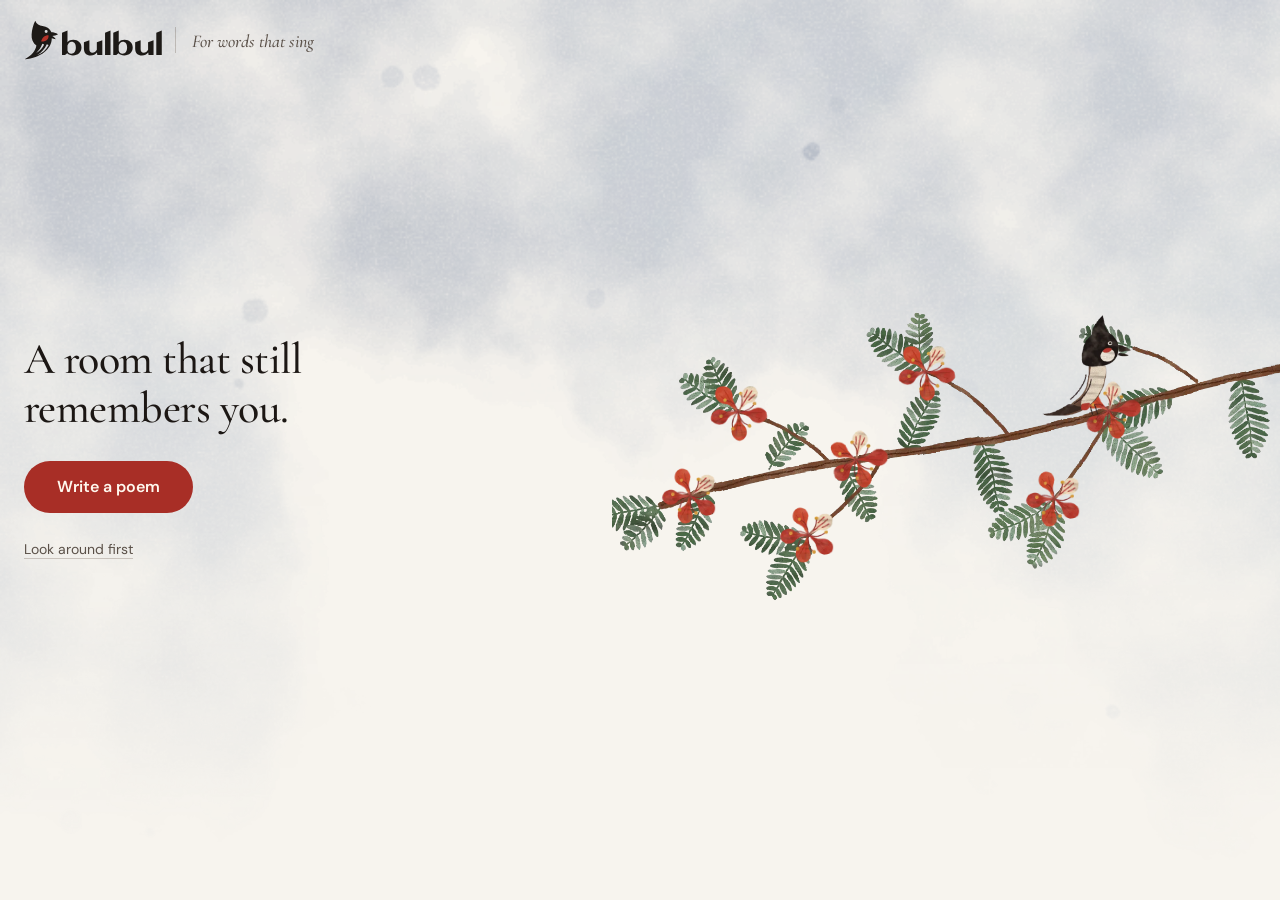
<file: index.html>
<!doctype html>
<html lang="en">
<head>
  <meta charset="utf-8">
  <meta name="viewport" content="width=device-width,initial-scale=1,viewport-fit=cover">
  <meta name="theme-color" content="#F7F4EE" media="(prefers-color-scheme: light)">
  <meta name="theme-color" content="#12100E" media="(prefers-color-scheme: dark)">
  <meta name="apple-mobile-web-app-capable" content="yes">
  <meta name="apple-mobile-web-app-status-bar-style" content="default">
  <meta name="apple-mobile-web-app-title" content="Bulbul">
  <title>Bulbul · For words that sing</title>
  <meta name="description" content="For words that sing. Write poems and set them as pages worth keeping. One-tap looks, original gouache illustrations, museum art, Hindi and English poetry fonts, and high-res PNG exports.">
  <link rel="manifest" href="./manifest.webmanifest">
  <link rel="icon" href="./assets/brand/kit/favicon.ico" sizes="any">
  <link rel="icon" href="./assets/brand/kit/favicon.svg" type="image/svg+xml">
  <link rel="apple-touch-icon" href="./assets/brand/apple-touch-icon.png">
  <link rel="preconnect" href="https://fonts.googleapis.com">
  <link rel="preconnect" href="https://fonts.gstatic.com" crossorigin>
  <link rel="stylesheet" href="https://fonts.googleapis.com/css2?family=Alex+Brush&family=Amita:wght@400;700&family=Bodoni+Moda:ital,opsz,wght@0,6..96,400..700;1,6..96,400..600&family=Caveat:wght@400..600&family=Cormorant+Garamond:ital,wght@0,400;0,500;0,600;1,400;1,600&family=Courier+Prime:ital,wght@0,400;1,400&family=Crimson+Pro:ital,wght@0,400;0,500;0,600;1,400&family=DM+Sans:ital,opsz,wght@0,9..40,400..600;1,9..40,400&family=Dancing+Script:wght@500;600&family=EB+Garamond:ital,wght@0,400;0,500;0,600;1,400&family=Eczar:wght@400;500;600;700&family=Fraunces:ital,opsz,wght@0,9..144,400..600;1,9..144,400..600&family=Gotu&family=Homemade+Apple&family=IBM+Plex+Mono:wght@400;500&family=Instrument+Serif:ital@0;1&family=Inter:wght@400;500;600&family=Jost:wght@300;400;500&family=Kalam:wght@300;400;700&family=La+Belle+Aurore&family=Libre+Baskerville:ital,wght@0,400;0,700;1,400&family=Lora:ital,wght@0,400;0,500;0,600;1,400&family=Newsreader:ital,opsz,wght@0,6..72,400..600;1,6..72,400..600&family=Noto+Serif+Devanagari:wght@400;500;600;700&family=Playfair+Display:ital,wght@0,400;0,600;1,400;1,600&family=Reenie+Beanie&family=Rozha+One&family=Sacramento&family=Sahitya:wght@400;700&family=Shadows+Into+Light&family=Special+Elite&family=Syne:wght@400;500;600&family=Tiro+Devanagari+Hindi:ital@0;1&family=Yatra+One&display=swap">
  <link rel="stylesheet" href="https://fonts.googleapis.com/css2?family=Bad+Script&family=Cedarville+Cursive&family=Cutive+Mono&family=Dekko&family=Gilda+Display&family=IM+Fell+English:ital@0;1&family=Italiana&family=Jaini&family=Kurale&family=Laila:wght@400;600&family=Mrs+Saint+Delafield&family=Nothing+You+Could+Do&family=Pinyon+Script&family=Playpen+Sans+Deva:wght@300..600&family=Ranga:wght@400;700&family=Tillana:wght@400;600&family=Zeyada&display=swap">
  <link rel="stylesheet" href="./styles.css">
  <script>
    // Set the theme before first paint so dark mode never flashes light
    try { document.documentElement.dataset.theme = localStorage.getItem("noor.theme") || localStorage.getItem("folio.theme") || (matchMedia("(prefers-color-scheme: dark)").matches ? "dark" : "light"); var m = localStorage.getItem("noor.motion"); document.documentElement.dataset.motion = m === "full" || m === "calm" ? m : (matchMedia("(prefers-reduced-motion: reduce)").matches ? "calm" : "full"); } catch (e) {}
  </script>
</head>
<body>
  <div id="app"></div>
  <div id="toast-root" class="toast-root" aria-live="polite"></div>
  <script type="module" src="./app.js"></script>
</body>
</html>
</file>
<file: styles.css>
:root {
  /* Paper */
  --bg: #F7F4EE;
  --surface: #FFFDFA;
  --surface-2: #EFEAE1;
  --glass: rgba(255, 253, 250, 0.86);
  --glass-bg: rgba(247, 244, 238, 0.88);
  /* Ink */
  --ink: #1C1714;
  --ink-2: #5A5048;
  --ink-3: #6B6158;
  --line: rgba(60, 40, 24, 0.11);
  --line-strong: rgba(60, 40, 24, 0.22);
  /* Space: 4 px grid */
  --s-1: 4px; --s-2: 8px; --s-3: 12px; --s-4: 16px; --s-5: 20px; --s-6: 24px; --s-8: 32px; --s-10: 40px;
  /* Corners */
  --r-xs: 4px; --r-sm: 8px; --r-md: 12px; --r-lg: 16px; --r-xl: 24px; --r-full: 999px;
  /* Type, in rem so it follows the reader's text size */
  --t-1: .75rem; --t-2: .8125rem; --t-3: .875rem; --t-4: 1rem; --t-5: 1.125rem; --t-6: 1.5rem; --t-7: 2rem; --t-8: 3.25rem;
  /* Smallest thing a pointer or a thumb has to hit */
  --hit: 32px;
  /* Grows with the reader's text size */
  --rail-w: clamp(384px, 24rem, 42vw);
  /* Bulbul red */
  --accent: #A82E26;
  --brand-ink: #1D1A17;
  --brand-red: #B3332A;
  --btn-bg: #A82E26;
  --btn-hover: #92261F;
  --btn-ink: #FFF8EE;
  --on-bg: #1C1714;
  --on-ink: #FFFDFA;
  --danger: #A8322A;
  --shadow-sheet: 0 26px 60px -30px rgba(52, 30, 16, 0.38), 0 3px 14px -6px rgba(52, 30, 16, 0.14);
  --shadow-float: 0 12px 32px -10px rgba(52, 30, 16, 0.28), 0 2px 8px -2px rgba(52, 30, 16, 0.12);
  --ease-ios: cubic-bezier(0.32, 0.72, 0, 1);
  --font-ui: "DM Sans", -apple-system, BlinkMacSystemFont, "SF Pro Text", "Segoe UI", sans-serif;
  --font-brand: "Cormorant Garamond", Georgia, serif;
  color-scheme: light;
}

[data-theme="dark"] {
  --bg: #12100E;
  --surface: #1B1815;
  --surface-2: #29241F;
  --glass: rgba(27, 24, 21, 0.88);
  --glass-bg: rgba(18, 16, 14, 0.88);
  --ink: #F3EBDD;
  --ink-2: #B5A999;
  --ink-3: #978C7E;
  --line: rgba(243, 235, 221, 0.10);
  --line-strong: rgba(243, 235, 221, 0.22);
  --accent: #E7766A;
  --brand-ink: #F3EBDD;
  --brand-red: #E0574A;
  --btn-bg: #B23A31;
  --btn-hover: #C2473D;
  --btn-ink: #FFF8EE;
  --on-bg: #F3EBDD;
  --on-ink: #1B1815;
  --danger: #F08A80;
  --shadow-sheet: 0 28px 70px -22px rgba(0, 0, 0, 0.72), 0 6px 18px -6px rgba(0, 0, 0, 0.45);
  --shadow-float: 0 16px 38px -10px rgba(0, 0, 0, 0.62), 0 2px 8px rgba(0, 0, 0, 0.40);
  color-scheme: dark;
}

*, *::before, *::after { box-sizing: border-box; -webkit-tap-highlight-color: transparent; }
html, body {
  margin: 0; padding: 0; background: var(--bg); color: var(--ink);
  font-family: var(--font-ui); -webkit-font-smoothing: antialiased;
  min-height: 100%; overflow-x: clip;
  font-feature-settings: "cv02", "cv03", "cv04", "cv11";
}
button, input, textarea { font: inherit; color: inherit; touch-action: manipulation; }
button { cursor: pointer; }
button:focus-visible, input:focus-visible, textarea:focus-visible, [tabindex]:focus-visible, summary:focus-visible { outline: 2px solid var(--accent); outline-offset: 2px; }

@keyframes iosFadeUp {
  from { opacity: 0; transform: translateY(6px); }
  to { opacity: 1; transform: translateY(0); }
}
@keyframes iosPopIn {
  from { opacity: 0; transform: scale(0.95) translateY(-4px); }
  to { opacity: 1; transform: scale(1) translateY(0); }
}

/* Shared Buttons — tactile iOS press physics */
.btn {
  display: inline-flex; align-items: center; justify-content: center; gap: var(--s-2);
  min-height: 36px; padding: 0 var(--s-4); border-radius: var(--r-full);
  border: 1px solid var(--line-strong); background: var(--surface); color: var(--ink);
  font-size: var(--t-2); font-weight: 500; white-space: nowrap;
  transition: background .16s ease, border-color .16s ease, transform .16s var(--ease-ios), opacity .16s ease;
}
.btn:hover { background: var(--surface-2); }
.btn:active { transform: scale(0.96); }
.btn.primary { background: var(--btn-bg); color: var(--btn-ink); border-color: transparent; }
.btn.primary:hover { background: var(--btn-hover); }
.btn.ghost { background: transparent; border-color: transparent; }
.btn.ghost:hover { background: var(--surface-2); }
.btn.sm { min-height: 32px; padding: 0 var(--s-3); font-size: var(--t-1); }
.btn.icon-only, .btn.sm.icon-only { width: 36px; height: 36px; padding: 0; flex-shrink: 0; }
.btn.danger { color: var(--danger); border-color: color-mix(in srgb, var(--danger) 30%, transparent); }
.btn.danger:hover { background: color-mix(in srgb, var(--danger) 10%, transparent); }
.btn[disabled] { opacity: 0.42; cursor: not-allowed; transform: none; }

/* Brand */
.brand { display: flex; align-items: center; gap: var(--s-3); min-width: 0; }
.brand-mark {
  display: inline-flex; align-items: center; gap: var(--s-2);
  font-family: var(--font-brand); font-size: var(--t-7); font-weight: 600;
  letter-spacing: -0.02em; line-height: 1; margin: 0;
}

.brand-sub { margin: 0; padding: var(--s-1) 0 0 var(--s-4); border-left: 1px solid var(--line-strong); font-family: var(--font-brand); font-size: var(--t-5); font-style: italic; font-weight: 500; line-height: 1.2; color: var(--ink-2); white-space: nowrap; }

/* ================= GALLERY SHELL ================= */
.shell {
  max-width: 1320px; margin: 0 auto;
  padding: 0 24px calc(72px + env(safe-area-inset-bottom, 0px));
}

.gallery-head {
  position: sticky; top: 0; z-index: 25;
  margin: 0 calc(50% - 50vw); padding: 0 calc(50vw - 50%);
  background: var(--glass-bg);
  -webkit-backdrop-filter: saturate(180%) blur(20px);
  backdrop-filter: saturate(180%) blur(20px);
  border-bottom: 1px solid var(--line);
}
.shell main { min-height: 60dvh; }
.topbar {
  display: flex; align-items: center; justify-content: space-between; gap: var(--s-4);
  padding: calc(14px + env(safe-area-inset-top, 0px)) 0 10px;
}
.topbar-right { display: flex; align-items: center; gap: var(--s-2); flex-wrap: nowrap; }

.search-wrap { position: relative; width: 250px; }
.search-wrap svg { position: absolute; left: 12px; top: 50%; transform: translateY(-50%); color: var(--ink-3); pointer-events: none; }
.search-in {
  width: 100%; min-height: 36px; padding: 0 var(--s-4) 0 36px; border-radius: var(--r-full);
  border: 1px solid transparent; background: var(--surface-2); font-size: var(--t-2);
  transition: background .16s ease, border-color .16s ease;
}
.search-in::placeholder { color: var(--ink-3); }
.search-in:focus { background: var(--surface); border-color: var(--line-strong); }

.filter-bar {
  display: flex; align-items: center; justify-content: space-between; gap: var(--s-3);
  padding: var(--s-3) 0; margin: 0 calc(50% - 50vw) 16px; padding-left: calc(50vw - 50%); padding-right: calc(50vw - 50%);
  position: sticky; top: 61px; z-index: 20; background: var(--bg);
}
.mood-pills {
  display: flex; align-items: center; gap: var(--s-2);
  overflow-x: auto; scrollbar-width: none; -webkit-overflow-scrolling: touch;
  padding: 2px 0; overscroll-behavior-x: contain;
}
.mood-pills::-webkit-scrollbar { display: none; }
.pill {
  min-height: 32px; padding: 0 var(--s-3); border-radius: var(--r-full); flex-shrink: 0;
  border: 1px solid var(--line); background: var(--surface); color: var(--ink-2);
  font-size: var(--t-1); font-weight: 500;
  transition: background-color .16s ease, color .16s ease, border-color .16s ease, transform .16s var(--ease-ios);
}
.pill:hover { border-color: var(--line-strong); color: var(--ink); }
.pill:active { transform: scale(0.95); }
.pill.on { background: var(--on-bg); color: var(--on-ink); border-color: transparent; }
.gallery-stat { font-size: var(--t-1); color: var(--ink-2); white-space: nowrap; flex-shrink: 0; }

/* Anthology: masonry of real sheets. The button never moves, so hovering can't slide it off the pointer. */
.anthology-grid {
  display: grid; grid-template-columns: repeat(5, minmax(0, 1fr));
  column-gap: var(--s-6); grid-auto-rows: 1px; align-items: start;
}
.poem-card {
  display: block; width: 100%; background: transparent; border: 0; padding: 0; text-align: left; border-radius: var(--r-lg);
}
.poem-card-frame {
  display: block; position: relative; width: 100%; border-radius: var(--r-lg); overflow: hidden; background: var(--surface-2);
  box-shadow: 0 1px 2px rgba(52, 30, 16, .10), 0 10px 26px -18px rgba(52, 30, 16, .45);
  transition: transform .46s cubic-bezier(.2, .8, .2, 1), box-shadow .46s cubic-bezier(.2, .8, .2, 1);
}
.thumb-scale { position: absolute; left: 0; top: 0; width: max-content; transform: scale(var(--thumb, 1)); transform-origin: 0 0; }
.thumb-scale .poem-sheet { border-radius: 0; box-shadow: none; }
.poem-card-meta {
  display: flex; align-items: baseline; justify-content: space-between; gap: var(--s-2); padding: var(--s-3) 2px 0; height: 44px;
}
.poem-card-title { font-size: var(--t-3); font-weight: 600; color: var(--ink); margin: 0; overflow: hidden; text-overflow: ellipsis; white-space: nowrap; line-height: 1.5; }
.poem-card-title span { background: linear-gradient(var(--brand-red), var(--brand-red)) 0 100% / 0 1.5px no-repeat; transition: background-size .46s cubic-bezier(.2, .8, .2, 1); padding-bottom: 1px; }
.poem-card-sub { font-size: var(--t-1); color: var(--ink-2); white-space: nowrap; flex-shrink: 0; font-variant-numeric: tabular-nums; }
.poem-card .poem-side-img, .poem-card .poem-bg-img { transition: transform .46s cubic-bezier(.2, .8, .2, 1); }
@media (hover: hover) {
  .poem-card:hover .poem-card-frame { box-shadow: 0 2px 4px rgba(52, 30, 16, .10), 0 26px 44px -22px rgba(52, 30, 16, .55); }
  .poem-card:hover .poem-card-title span { background-size: 100% 1.5px; }
  [data-motion="full"] .poem-card:hover .poem-card-frame { transform: translateY(-6px); }
  [data-motion="full"] .poem-card:hover .poem-side-img, [data-motion="full"] .poem-card:hover .poem-bg-img { transform: scale(1.035); }
}
[data-motion="full"] .poem-card:active .poem-card-frame { transform: scale(.985); transition-duration: .16s; }

/* A carousel reads as a small stack of pages */
.poem-card-frame.is-stack { overflow: visible; }
.poem-card-frame.is-stack::before, .poem-card-frame.is-stack::after { content: ""; position: absolute; z-index: -1; inset: 0; border-radius: inherit; background: var(--surface); box-shadow: 0 1px 3px rgba(52, 30, 16, .22); transition: transform .46s cubic-bezier(.2, .8, .2, 1); }
.poem-card-frame.is-stack::before { transform: translate(5px, 4px) rotate(1deg); }
.poem-card-frame.is-stack::after { transform: translate(9px, 8px) rotate(2deg); z-index: -2; opacity: .8; }
.poem-card-frame.is-stack .thumb-scale { border-radius: var(--r-lg); overflow: hidden; }
.poem-card-frame.is-stack { isolation: isolate; background: transparent; }
@media (hover: hover) {
  [data-motion="full"] .poem-card:hover .is-stack::before { transform: translate(9px, 5px) rotate(2.4deg); }
  [data-motion="full"] .poem-card:hover .is-stack::after { transform: translate(17px, 10px) rotate(4.6deg); }
}
.home-examples { padding-top: var(--s-6); }
.home-top { display: flex; align-items: baseline; justify-content: space-between; gap: var(--s-3); }
.save-chip { display: inline-flex; align-items: center; gap: var(--s-1); color: var(--ink-2); white-space: nowrap; }
.save-chip svg { color: #4C7A52; }
[data-theme="dark"] .save-chip svg { color: #8FBF8F; }
.save-chip.is-off { color: var(--danger); font-weight: 600; }

/* Continue writing */
.continue {
  display: flex; align-items: center; gap: var(--s-4); width: 100%; margin: var(--s-4) 0; padding: var(--s-3) var(--s-4) var(--s-3) var(--s-3);
  border: 0; border-radius: var(--r-lg); background: var(--surface); color: var(--ink); text-align: left; box-shadow: 0 1px 2px rgba(52, 30, 16, .08), 0 10px 26px -20px rgba(52, 30, 16, .4);
  transition: box-shadow .3s ease;
}
.continue:hover { box-shadow: 0 1px 3px rgba(52, 30, 16, .12), 0 18px 34px -20px rgba(52, 30, 16, .5); }
.continue-art { flex: 0 0 84px; height: 104px; display: grid; place-items: center; overflow: hidden; border-radius: var(--r-sm); background: var(--surface-2); }
.continue-frame { position: relative; display: block; width: 84px; overflow: hidden; }
.continue-words { flex: 1; min-width: 0; display: grid; gap: 2px; }
.continue-lbl { font-size: var(--t-2); font-weight: 600; color: var(--accent); }
.continue-title { font-family: var(--font-brand), 'Tiro Devanagari Hindi', serif; font-size: var(--t-6); font-weight: 500; line-height: 1.25; }
.continue-line { font-size: var(--t-3); color: var(--ink-2); }
.continue-when { font-size: var(--t-1); color: var(--ink-3); }
.continue-title, .continue-line { overflow: hidden; text-overflow: ellipsis; white-space: nowrap; }
.continue-go { color: var(--ink-3); transition: transform .3s cubic-bezier(.2, .8, .2, 1); }
[data-motion="full"] .continue:hover .continue-go { transform: translateX(4px); }

.example-row { display: grid; grid-auto-flow: column; grid-auto-columns: 176px; gap: var(--s-5); align-items: start; overflow-x: auto; scrollbar-width: none; margin: 0 -24px; padding: 4px 24px 10px; scroll-snap-type: x proximity; scroll-padding-left: 24px; }
.example-row::-webkit-scrollbar { display: none; }
.example-row .poem-card { scroll-snap-align: start; }

/* First visit: one thing to do */
.first { position: relative; min-height: 100dvh; display: grid; grid-template-columns: minmax(0, 1fr); align-items: center; padding: var(--s-6) max(24px, calc(50vw - 660px)); overflow: clip; }
.first-brand { position: absolute; left: max(24px, calc(50vw - 660px)); top: calc(20px + env(safe-area-inset-top, 0px)); display: flex; align-items: center; gap: 10px; }
.first .brand-lockup-svg { height: 40px; }
.first-branch { top: 46%; width: min(58vw, 860px); }
.first-words { position: relative; max-width: 440px; display: grid; justify-items: start; gap: var(--s-5); }
.first-spark { margin: 0 0 var(--s-2); font-family: var(--font-brand); font-size: 2.75rem; font-weight: 500; line-height: 1.12; letter-spacing: -.012em; text-wrap: balance; }
.btn.big { min-height: 52px; padding: 0 var(--s-8); font-size: var(--t-4); font-weight: 600; }
.quiet-link { min-height: var(--hit); padding: 0; border: 0; background: transparent; color: var(--ink-2); font-size: var(--t-3); text-decoration: underline; text-decoration-color: var(--line-strong); text-underline-offset: 4px; }
.quiet-link:hover { color: var(--ink); text-decoration-color: var(--accent); }
.bloom-still { position: absolute; width: 9.6%; margin: -4.8% 0 0 -4.8%; }
[data-motion="full"] .bloom-still { animation: bloomOpen .46s cubic-bezier(.2, .9, .2, 1.15) backwards; animation-delay: calc(var(--i) * 60ms); }

/* One hint at a time, under the page */
.studio-stage { position: relative; }
.hint-line { position: absolute; left: 50%; bottom: 52px; z-index: 8; transform: translateX(-50%); margin: 0; padding: var(--s-2) var(--s-4); border-radius: var(--r-full); background: var(--on-bg); color: var(--on-ink); font-size: var(--t-2); font-weight: 500; white-space: nowrap; pointer-events: none; animation: softFade .3s ease both; }

/* ================= OVERLAYS: share and example viewer ================= */
.overlay { position: fixed; inset: 0; z-index: 70; display: grid; place-items: center; padding: var(--s-6); }
.overlay-scrim { position: absolute; inset: 0; background: rgba(28, 20, 14, .5); animation: softFade .24s ease both; }
[data-theme="dark"] .overlay-scrim { background: rgba(0, 0, 0, .66); }
.panel {
  position: relative; width: min(1000px, 100%); height: min(720px, 100%); display: grid; grid-template-columns: minmax(0, 1fr) 360px;
  border-radius: var(--r-xl); overflow: hidden; background: var(--surface); box-shadow: 0 30px 80px -20px rgba(20, 10, 4, .5);
  animation: panelUp .42s cubic-bezier(.2, .9, .2, 1) both;
}
@keyframes panelUp { from { opacity: 0; transform: translateY(18px) scale(.985); } to { opacity: 1; transform: none; } }
[data-motion="calm"] .panel { animation-name: softFade; }
.panel-top { display: flex; align-items: center; justify-content: space-between; gap: var(--s-3); }
.panel-title { font-family: var(--font-brand); font-size: var(--t-7); font-weight: 500; margin: 0; line-height: 1; }
.icon-btn { width: 36px; height: 36px; flex-shrink: 0; border: 0; border-radius: 50%; background: transparent; color: var(--ink); display: grid; place-items: center; }
.icon-btn:hover { background: var(--surface-2); }
.icon-btn[disabled] { opacity: .3; cursor: default; background: transparent; }
.pager { display: flex; align-items: center; justify-content: center; gap: var(--s-2); font-size: var(--t-1); color: var(--ink-2); font-variant-numeric: tabular-nums; }

.viewer-stage { min-width: 0; min-height: 0; padding: var(--s-8); display: grid; place-items: center; background: var(--surface-2); overflow: hidden; }
.viewer-stage.is-long { overflow-y: auto; align-items: start; }
.viewer-fit { position: relative; animation: softFade .3s ease both; box-shadow: var(--shadow-sheet); }
.viewer-scale { position: absolute; left: 0; top: 0; width: max-content; transform: scale(var(--thumb, 1)); transform-origin: 0 0; }
.viewer-scale .poem-sheet, .mock-scale .poem-sheet { border-radius: 0; box-shadow: none; }
.viewer-side, .share-side { display: flex; flex-direction: column; gap: var(--s-4); padding: var(--s-5) var(--s-6) var(--s-5); min-height: 0; overflow-y: auto; }
.viewer-kind { font-size: var(--t-1); color: var(--ink-2); }
.viewer-title { font-family: var(--font-brand), 'Tiro Devanagari Hindi', serif; font-size: var(--t-7); font-weight: 500; line-height: 1.16; margin: var(--s-1) 0 0; text-wrap: balance; }
.viewer-by { margin: -8px 0 0; font-size: var(--t-2); color: var(--ink-2); line-height: 1.5; }
.viewer-acts { display: grid; gap: var(--s-2); margin-top: var(--s-2); }
.viewer-acts .btn, .share-acts .btn { height: 44px; font-size: var(--t-3); white-space: normal; }
.viewer-nav { display: flex; justify-content: space-between; margin-top: auto; }

.share-view { min-width: 0; min-height: 0; display: flex; flex-direction: column; align-items: center; justify-content: center; gap: var(--s-3); padding: var(--s-6); background: var(--surface-2); overflow: hidden; }
.share-grid { display: grid; grid-template-columns: repeat(4, 1fr); gap: var(--s-2); }
.share-to { display: flex; flex-direction: column; align-items: center; gap: var(--s-1); padding: var(--s-3) 2px var(--s-2); border: 0; border-radius: var(--r-md); background: transparent; color: var(--ink-2); font-size: var(--t-1); font-weight: 500; transition: background-color .2s ease, color .2s ease; }
.share-to:hover { background: var(--surface-2); color: var(--ink); }
.share-to.on { background: var(--on-bg); color: var(--on-ink); }
.share-row { display: flex; align-items: center; justify-content: space-between; min-height: 34px; font-size: var(--t-2); color: var(--ink-2); }
.share-cap { display: grid; gap: var(--s-2); font-size: var(--t-1); font-weight: 600; }
.share-cap textarea { width: 100%; min-height: 72px; padding: var(--s-3) var(--s-3); border-radius: var(--r-md); border: 1px solid var(--line-strong); background: var(--bg); font-size: var(--t-3); font-weight: 400; line-height: 1.45; resize: none; }
.share-cap input { width: 100%; height: 42px; padding: 0 var(--s-3); border-radius: var(--r-md); border: 1px solid var(--line-strong); background: var(--bg); font-size: var(--t-3); font-weight: 400; }
.share-cap input:focus, .share-cap textarea:focus { border-color: var(--ink-3); }
.share-acts { display: grid; gap: var(--s-2); margin-top: auto; }
.share-pair { display: grid; grid-template-columns: 1fr 1fr; gap: var(--s-2); }
.share-note { min-height: 38px; margin: 0; font-size: var(--t-1); line-height: 1.45; color: var(--ink-2); }

/* Previews of how the page arrives */
.mock { --mw: 300px; width: min(var(--mw), 100%); flex: 0 1 auto; animation: softFade .28s ease both; color: #1C1714; font-size: 13px; line-height: 1.4; }
.mock-art { position: relative; width: 100%; overflow: hidden; background: #eee; }
.mock-scale { position: absolute; left: 0; top: 0; width: max-content; transform: scale(var(--thumb, 1)); transform-origin: 0 0; pointer-events: none; }
.mock p { margin: 0; overflow-wrap: anywhere; display: -webkit-box; -webkit-line-clamp: 3; -webkit-box-orient: vertical; overflow: hidden; }
.mock header { display: flex; align-items: center; gap: 9px; }
.mock-face { width: 28px; height: 28px; flex-shrink: 0; border-radius: 50%; display: grid; place-items: center; background: #A82E26; color: #FFF8EE; font-size: 13px; font-weight: 600; }
.mock-dots { display: flex; justify-content: center; gap: 4px; padding: 9px 0 0; }
.mock-dots i { width: 6px; height: 6px; border-radius: 50%; background: #D8D0C6; } .mock-dots i.on { background: #A82E26; }
/* A mockup: the card above, set on a backdrop, sized 540 x 675 and saved at twice that */
.mock-frame { position: relative; flex-shrink: 0; border-radius: 12px; overflow: hidden; box-shadow: var(--shadow-sheet); animation: softFade .28s ease both; }
.mock-frame:has(.bd-clear) { background: repeating-conic-gradient(#fff 0 25%, #E9E4DB 0 50%) 0 0 / 18px 18px; }
.mock-stage { position: relative; isolation: isolate; width: 540px; height: 675px; display: grid; place-items: center; overflow: hidden; transform-origin: 0 0; font-family: var(--font-ui); color: #1C1714; }
.mock-stage.on-dark { color: #F3EBDD; }
.mock-stage.on-dark .m-pin { color: #F3EBDD; }
.mock-wash { position: absolute; inset: 0; width: 100%; height: 100%; object-fit: cover; z-index: -1; }
.mock-fit { transform: scale(var(--k, 1)); }
.mock-stage .mock { width: var(--mw); animation: none; }
.mock-stage .m-pin p, .mock-stage .m-pin footer { color: inherit; }
.mock-stage .m-plain, .mock-stage .m-chat, .mock-stage .m-post, .mock-stage .m-story, .mock-stage .m-x, .mock-stage .m-pin .mock-art { box-shadow: 0 18px 40px -14px rgba(24, 14, 6, .42), 0 2px 8px rgba(24, 14, 6, .12); }
.mock-stage.bd-clear .mock, .mock-stage.bd-clear .m-pin .mock-art { box-shadow: 0 4px 14px rgba(24, 14, 6, .18); }
.mock-stage.bd-clear .m-pin { box-shadow: none; }
.snapshot-root .mock-fit { transform: none; zoom: var(--k, 1); }
.snapshot-root .mock-scale { transform: none; zoom: var(--thumb, 1); }
.backdrops { display: flex; gap: var(--s-2); }
.bd-dot { width: var(--hit); height: var(--hit); padding: 0; border: 0; border-radius: 50%; box-shadow: inset 0 0 0 1px var(--line-strong); transition: box-shadow .2s ease; }
.bd-dot.bd-wash { background: radial-gradient(circle at 25% 25%, #E59C93, transparent 60%), radial-gradient(circle at 80% 85%, #D9838A, transparent 55%), #F7F1E6 !important; }
.bd-dot.bd-clear { background: repeating-conic-gradient(#fff 0 25%, #D9D2C6 0 50%) 0 0 / 10px 10px !important; }
.bd-dot.on { box-shadow: 0 0 0 2px var(--surface), 0 0 0 4px var(--ink); }
.share-size { font-variant-numeric: tabular-nums; }
.m-plain { --mw: 390px; box-shadow: var(--shadow-sheet); }
.m-plain .mock-art:not(.is-long) { max-height: 100%; }
.m-chat { --mw: 360px; padding: 26px 22px 26px 60px; border-radius: 16px; background: #E6DCCB; }
.bubble { padding: 4px; border-radius: 12px 2px 12px 12px; background: #DCF2C8; box-shadow: 0 1px 1px rgba(0, 0, 0, .12); }
.bubble .mock-art { border-radius: 9px; } .bubble p { padding: 6px 6px 0; font-size: 14px; }
.bubble time { display: flex; justify-content: flex-end; align-items: center; gap: 3px; padding: 2px 5px 1px; font-size: 11px; color: #5E7355; }
.m-post { --mw: 330px; border-radius: 12px; overflow: hidden; background: #fff; box-shadow: var(--shadow-float); } .m-post header { padding: 10px 12px; } .m-post p { padding: 10px 12px 13px; }
.m-story { --mw: 270px; position: relative; border-radius: 18px; overflow: hidden; box-shadow: var(--shadow-float); }
.m-story header { position: absolute; left: 12px; top: 20px; color: #fff; text-shadow: 0 1px 3px rgba(0, 0, 0, .6); } .story-bars { position: absolute; left: 10px; right: 10px; top: 9px; display: flex; gap: 3px; }
.story-bars i { flex: 1; height: 2.5px; border-radius: 2px; background: rgba(255, 255, 255, .5); box-shadow: 0 0 2px rgba(0, 0, 0, .4); } .story-bars i.on { background: #fff; }
.m-pin { --mw: 280px; } .m-pin .mock-art { border-radius: 18px; box-shadow: var(--shadow-float); } .m-pin p { padding: 10px 6px 4px; color: var(--ink); } .m-pin footer { display: flex; align-items: center; gap: 8px; padding: 0 6px; color: var(--ink-2); }
.m-x { --mw: 350px; padding: 14px; border-radius: 16px; background: #fff; box-shadow: var(--shadow-float); } .m-x p { padding: 8px 0 10px; } .m-x header { padding-bottom: 2px; } .m-x .mock-art { border-radius: 14px; }
@media (min-width: 861px) and (max-height: 760px) { .share-view > .mock { zoom: .84; } }

@media (max-width: 600px), (max-width: 860px) and (min-height: 501px) {
  .overlay { padding: 0; place-items: end stretch; }
  .panel { width: 100%; height: auto; max-height: 94dvh; grid-template-columns: minmax(0, 1fr); grid-template-rows: minmax(0, 1fr) auto; border-radius: var(--r-xl) var(--r-xl) 0 0; overflow-y: auto; }
  .panel.viewer { height: 94dvh; }
  .panel.share { grid-template-rows: auto auto; }
  .viewer-stage { padding: var(--s-5); }
  .share-view { padding: 36px var(--s-5) var(--s-4); overflow: visible; }
  .share-view > .mock { zoom: .62; }
  .share-side, .viewer-side { min-width: 0; padding: 12px 18px calc(16px + env(safe-area-inset-bottom, 0px)); gap: var(--s-3); overflow: visible; }
  .share-side .panel-top { position: absolute; right: 10px; top: 8px; z-index: 2; } .share-side .panel-title { display: none; }
  .share-side .icon-btn, .viewer-side .icon-btn { background: var(--surface); }
  .share-grid { display: flex; overflow-x: auto; scrollbar-width: none; margin: 0 -20px; padding: 0 var(--s-5); } .share-to { flex: 0 0 74px; }
  .share-cap input { font-size: var(--t-4); }
  .share-cap textarea { font-size: var(--t-4); min-height: 58px; }
  .viewer-title { font-size: var(--t-6); } .viewer-nav { margin-top: 0; }
  .share-note { min-height: 20px; }
}

@media (min-width: 1021px) and (max-width: 1180px) { .anthology-grid { grid-template-columns: repeat(4, minmax(0, 1fr)); } }
.new-card .poem-card-frame {
  aspect-ratio: 4 / 5; display: flex; flex-direction: column; align-items: center; justify-content: center; gap: var(--s-2);
  background: transparent; box-shadow: inset 0 0 0 1.5px var(--line-strong); color: var(--ink-2); font-size: var(--t-2); font-weight: 500;
  transition: transform .46s cubic-bezier(.2, .8, .2, 1), box-shadow .25s ease, color .25s ease, background-color .25s ease;
}
.new-card:hover .poem-card-frame { box-shadow: inset 0 0 0 1.5px var(--accent) !important; color: var(--accent); background: color-mix(in srgb, var(--accent) 5%, transparent); }

/* ================= HOME ================= */
.hero {
  position: relative; margin: 0 calc(50% - 50vw) 4px; padding: 0 calc(50vw - 50%);
  display: grid; grid-template-columns: minmax(300px, 5fr) 7fr; align-items: center; gap: var(--s-3);
  min-height: clamp(300px, 25vw, 372px); overflow: clip;
}
.hero-wash { position: absolute; inset: 0; width: 100%; height: 100%; object-fit: cover; object-position: 50% 0; opacity: .42; pointer-events: none;
  -webkit-mask-image: linear-gradient(#000 30%, transparent); mask-image: linear-gradient(#000 30%, transparent); }
[data-theme="dark"] .hero-wash { opacity: .2; }
[data-theme="dark"] .bird img { filter: drop-shadow(0 0 1.5px rgba(243, 235, 221, .75)); }
.hero-copy { position: relative; padding: 28px 0; max-width: 430px; }
.hero-greet { font-family: var(--font-brand); font-weight: 500; font-size: var(--t-8); line-height: 1.05; letter-spacing: -.015em; margin: 0 0 var(--s-4); }
.spark { display: flex; align-items: center; gap: var(--s-2); }
.spark-text { border: 0; background: transparent; padding: var(--s-1) 0; text-align: left; font-family: var(--font-brand); font-size: var(--t-6); font-weight: 500; line-height: 1.3; color: var(--ink-2); text-decoration: underline; text-decoration-color: var(--line-strong); text-underline-offset: 4px; transition: color .2s ease, text-decoration-color .2s ease; }
.spark-text:hover { color: var(--ink); text-decoration-color: var(--accent); }
.spark-next { width: 36px; height: 36px; flex-shrink: 0; border: 0; border-radius: 50%; background: transparent; color: var(--ink-3); display: grid; place-items: center; }
.spark-next:hover { color: var(--accent); }
.spark-next svg { transition: transform .46s cubic-bezier(.2, .8, .2, 1); }
[data-motion="full"] .spark-next:active svg { transform: rotate(90deg); }

.hero-branch { position: absolute; right: -10px; top: 50%; transform: translateY(-50%); width: min(53vw, 780px); aspect-ratio: 1300 / 590; }
.branch-sway { position: absolute; inset: 0; transform-origin: 100% 18%; }
.branch-img { position: absolute; inset: 0; width: 100%; height: 100%; pointer-events: none; }
.bloom { position: absolute; width: 9.6%; aspect-ratio: 1; margin: -4.8% 0 0 -4.8%; padding: 0; border: 0; background: none; border-radius: 50%; }
.bloom img { width: 100%; height: 100%; display: block; transition: transform .46s cubic-bezier(.2, .9, .2, 1.1); }
.bloom:hover { z-index: 3; }
.bloom::after {
  content: attr(data-label); position: absolute; left: 50%; top: calc(100% - 2px); transform: translate(-50%, -4px); opacity: 0; pointer-events: none;
  padding: var(--s-1) var(--s-2); border-radius: var(--r-sm); background: var(--on-bg); color: var(--on-ink); font-size: var(--t-1); font-weight: 500; white-space: nowrap;
  transition: opacity .2s ease, transform .3s cubic-bezier(.2, .8, .2, 1);
}
.bloom:hover::after, .bloom:focus-visible::after { opacity: 1; transform: translate(-50%, 0); }
[data-motion="full"] .bloom:hover img { transform: scale(1.18) rotate(8deg); }
.bud { position: absolute; width: 6.4%; margin: -1.4% 0 0 -3.2%; pointer-events: none; }
.bird { position: absolute; width: 13.5%; aspect-ratio: 280 / 336; padding: 0; border: 0; background: none; z-index: 4; margin: -15.2% 0 0 -7.6%; border-radius: 40%; }
.bird-turn { display: block; transform: scaleX(var(--face, 1)); transform-origin: 56% 50%; }
.bird img { width: 100%; display: block; transform-origin: 56% 96%; }
.song {
  position: absolute; z-index: 5; width: max-content; max-width: min(250px, 42%); padding: var(--s-2) var(--s-4) var(--s-3); border: 0; border-radius: var(--r-lg);
  background: var(--surface); color: var(--ink); box-shadow: var(--shadow-float);
  font-family: 'Tiro Devanagari Hindi', var(--font-brand); font-family: var(--font-brand), 'Tiro Devanagari Hindi', serif; font-size: var(--t-5); font-style: italic; font-weight: 500; line-height: 1.28; text-align: left;
  animation: songIn .42s cubic-bezier(.2, .9, .2, 1) both;
}
.song.to-left { transform: translate(calc(-100% - 34px), calc(-100% - 46px)); border-bottom-right-radius: var(--r-xs); transform-origin: 100% 100%; }
.song.to-right { transform: translate(56px, calc(-100% - 46px)); border-bottom-left-radius: var(--r-xs); transform-origin: 0 100%; }
.song:hover { color: var(--accent); }
@keyframes songIn { from { opacity: 0; scale: .9; } to { opacity: 1; scale: 1; } }
.branch-note { position: absolute; left: 3%; bottom: 7%; margin: 0; font-size: var(--t-1); color: var(--ink-2); }
.petal { position: absolute; width: 10px; height: 7px; border-radius: 80% 20% 70% 30%; background: #C9473A; opacity: 0; pointer-events: none; }
[data-motion="full"] .branch-sway { animation: sway 8s ease-in-out infinite alternate; }
[data-motion="full"] .bird img { animation: perch 5.2s ease-in-out infinite; }
[data-motion="full"] .petal { animation: fall 11s linear infinite; }
[data-motion="full"] .bloom img, [data-motion="full"] .bud { animation: bloomOpen .46s cubic-bezier(.2, .9, .2, 1.15) backwards; animation-delay: calc(var(--i, 6) * 45ms); }
.petal.p1 { left: 36%; top: 48%; } .petal.p2 { left: 66%; top: 40%; animation-delay: 4.2s !important; } .petal.p3 { left: 20%; top: 36%; animation-delay: 7.6s !important; }
@keyframes sway { from { transform: rotate(-.55deg); } to { transform: rotate(.6deg); } }
@keyframes perch { 0%, 62%, 100% { transform: none; } 68% { transform: rotate(-4deg); } 74% { transform: rotate(3deg) translateY(-1px); } 80% { transform: none; } 90% { transform: translateY(1.5px) scaleY(.985); } }
@keyframes fall { 0% { opacity: 0; transform: translate(0, 0) rotate(0); } 8% { opacity: .9; } 50% { transform: translate(-46px, 90px) rotate(190deg); } 80% { opacity: .8; } 100% { opacity: 0; transform: translate(-16px, 200px) rotate(380deg); } }
@keyframes bloomOpen { from { opacity: 0; transform: scale(.2) rotate(-40deg); } }

.home-h { font-family: var(--font-brand); font-size: var(--t-6); font-weight: 500; letter-spacing: -.01em; margin: 0 0 var(--s-4); }
.home-looks { margin: 34px calc(50% - 50vw) calc(-72px - env(safe-area-inset-bottom, 0px)); padding: 28px calc(50vw - 50%) 44px; background: var(--surface-2); }
.look-strip { display: grid; grid-auto-flow: column; grid-auto-columns: 148px; gap: var(--s-4); overflow-x: auto; scrollbar-width: none; margin: 0 -24px; padding: var(--s-2) var(--s-6) var(--s-2); scroll-snap-type: x proximity; scroll-padding-left: 24px; }
.look-strip::-webkit-scrollbar { display: none; }
.look-strip .look-btn { scroll-snap-align: start; content-visibility: visible; }

/* Undo inside a toast */
.toast:has(.toast-btn) { pointer-events: auto; white-space: nowrap; padding-right: var(--s-2); display: flex; align-items: center; gap: var(--s-3); }
.toast-btn { min-height: var(--hit); padding: 0 var(--s-3); border: 0; border-radius: var(--r-full); background: color-mix(in srgb, var(--bg) 18%, transparent); color: inherit; font-size: var(--t-1); font-weight: 600; }
.toast-btn:hover { background: color-mix(in srgb, var(--bg) 30%, transparent); }

/* What this tab changes */
.rail-note { display: flex; align-items: center; justify-content: space-between; gap: var(--s-3); min-height: 40px; padding: var(--s-2) var(--s-4); font-size: var(--t-1); line-height: 1.35; color: var(--ink-2); border-bottom: 1px solid var(--line); flex-shrink: 0; }
.rail-note b { color: var(--ink); font-weight: 600; }
.note-btn { min-height: var(--hit); padding: 0 var(--s-3); border-radius: var(--r-full); border: 1px solid var(--line-strong); background: transparent; font-size: var(--t-1); font-weight: 500; flex-shrink: 0; }
.note-btn:hover { border-color: var(--accent); color: var(--accent); }
.tab-dot { display: inline-block; width: 5px; height: 5px; border-radius: 50%; background: var(--accent); margin-left: var(--s-1); vertical-align: 3px; }
.finish-th.sw { display: grid; place-items: center; font-family: var(--font-brand); font-size: var(--t-6); }
.paint-thumb.is-none { width: 100%; height: auto; aspect-ratio: 3 / 4; border-radius: var(--r-sm); }

.empty-state {
  text-align: center; padding: 72px var(--s-5); border: 1px dashed var(--line-strong); border-radius: var(--r-xl);
  background: var(--surface);
}
.empty-state h2 { font-family: var(--font-brand); font-size: var(--t-7); font-weight: 500; margin: var(--s-3) 0 var(--s-2); }
.empty-state p { color: var(--ink-2); font-size: var(--t-3); margin: 0 0 var(--s-6); }

/* Floating mobile FAB on Anthology */
.mobile-fab-wrap { display: none; }

/* Popover menu (iOS native action menu) */
.menu-wrap { position: relative; }
.ios-menu {
  position: absolute; right: 0; top: calc(100% + 8px); z-index: 60;
  min-width: 196px; padding: var(--s-2); border-radius: var(--r-lg);
  background: var(--surface);
  border: 1px solid var(--line-strong);
  box-shadow: var(--shadow-float);
  display: flex; flex-direction: column; gap: 2px;
  animation: iosPopIn .18s var(--ease-ios);
  transform-origin: top right;
}
.ios-menu-item {
  display: flex; align-items: center; justify-content: space-between; gap: var(--s-3);
  width: 100%; min-height: 38px; padding: 0 var(--s-3); border-radius: var(--r-md);
  border: 0; background: transparent; color: var(--ink);
  font-size: var(--t-2); font-weight: 500; text-align: left;
}
.ios-menu-item:hover { background: var(--surface-2); }
.ios-menu-item.danger { color: var(--danger); }
.ios-menu-sep { height: 1px; background: var(--line); margin: var(--s-1) var(--s-2); }

/* ================= STUDIO VIEW ================= */
.studio {
  display: grid; grid-template-columns: minmax(0, 1fr) var(--rail-w);
  transition: grid-template-columns .45s var(--ease-ios);
  height: 100dvh; overflow: hidden;
}
.studio-rail { min-width: 0; overflow: hidden; }
@media (min-width: 861px), (min-width: 601px) and (max-height: 500px) { .studio-rail > * { width: var(--rail-w); } .studio-rail { transition: visibility .45s; } }

.studio-stage {
  display: flex; flex-direction: column; min-width: 0; min-height: 0;
  background: var(--bg);
}
.stage-bar {
  display: flex; align-items: center; justify-content: space-between; gap: var(--s-3);
  padding: calc(10px + env(safe-area-inset-top, 0px)) 18px 10px;
  border-bottom: 1px solid var(--line);
  background: var(--glass);
  -webkit-backdrop-filter: saturate(180%) blur(20px);
  backdrop-filter: saturate(180%) blur(20px);
  flex-shrink: 0; z-index: 20;
}
.stage-bar-left, .stage-bar-right { display: flex; align-items: center; gap: var(--s-2); }
.desktop-only { display: inline-flex; }
.mobile-only { display: none; }

/* Segmented control (iOS pill track) */
.seg {
  display: inline-flex; align-items: center; padding: var(--s-1); border-radius: var(--r-full);
  background: var(--surface-2); border: 1px solid var(--line);
}
.seg-btn {
  min-height: var(--hit); padding: 0 var(--s-3); border-radius: var(--r-full); border: 0; background: transparent;
  font-size: var(--t-1); font-weight: 500; color: var(--ink-2); white-space: nowrap;
  transition: all .18s var(--ease-ios);
}
.seg-btn.on { background: var(--surface); color: var(--ink); box-shadow: 0 1px 3px rgba(0, 0, 0, 0.10); }

.stage-canvas-wrap {
  position: relative; flex: 1; min-height: 0; overflow-y: auto; overscroll-behavior: contain;
  display: flex; flex-direction: column; align-items: center; justify-content: flex-start;
  padding: 28px 28px var(--s-8); gap: var(--s-4);
  scrollbar-gutter: stable;
}
/* Holds the poster, sizes it to the stage and stacks the outgoing copy during a cross-fade */
.sheet-holder {
  width: max-content; max-width: none; margin: auto; flex-shrink: 0;
  display: grid; justify-items: center; align-items: start;
  zoom: var(--stage-zoom, 1);
  transform: translateY(var(--stage-rise, 0)) scale(var(--stage-lift, 1)); transform-origin: 50% 0;
  transition: transform .32s var(--ease-ios);
}
.sheet-holder > * { grid-area: 1 / 1; }
.sheet-ghost { z-index: 2; pointer-events: none; box-shadow: none; }
.poem-body-in { field-sizing: content; min-height: 88px; }
.cutout-edit-ta { field-sizing: content; min-height: 88px; }

/* Carousel slide bar */
.carousel-nav {
  display: flex; align-items: center; justify-content: center; gap: var(--s-2); flex-wrap: wrap;
  padding: var(--s-1) var(--s-3); border-radius: var(--r-full);
  background: var(--surface); border: 1px solid var(--line);
  box-shadow: 0 4px 14px -8px rgba(0, 0, 0, 0.12);
}
.carousel-dots { display: flex; align-items: center; gap: var(--s-2); }
.c-dot { position: relative; width: var(--hit); height: var(--hit); margin: 0 -8px; border: 0; padding: 0; background: transparent; }
.c-dot::before { content: ""; position: absolute; left: 50%; top: 50%; width: 8px; height: 8px; margin: -4px 0 0 -4px; border-radius: var(--r-full); background: var(--line-strong); transition: width .2s var(--ease-ios), margin .2s var(--ease-ios), background-color .2s ease; }
.c-dot.on::before { width: 20px; margin-left: -10px; background: var(--accent); }
.carousel-lbl { font-size: var(--t-1); font-weight: 500; color: var(--ink-2); min-width: 72px; text-align: center; font-variant-numeric: tabular-nums; }

.stage-footer {
  display: flex; align-items: center; justify-content: space-between; gap: var(--s-3);
  padding: var(--s-2) var(--s-5); border-top: 1px solid var(--line);
  background: var(--surface); font-size: var(--t-1); color: var(--ink-2); flex-shrink: 0;
  font-variant-numeric: tabular-nums;
}
.stage-tip { color: var(--ink-2); }

/* ================= POEM POSTER SHEET ================= */
.poem-sheet {
  --ps-scale: 1;
  --ps-lh-mult: 1;
  --ps-pad-mult: 1;
  position: relative;
  isolation: isolate;
  width: 458px;
  border-radius: 16px;
  overflow: hidden;
  box-shadow: var(--shadow-sheet);
  display: flex;
  flex-direction: column;
  justify-content: center;
  flex-shrink: 0;
}
.poem-sheet.rat-4-5 { aspect-ratio: 4 / 5; width: 458px; }
.poem-sheet.rat-1-1 { aspect-ratio: 1 / 1; width: 458px; }
.poem-sheet.rat-9-16 { aspect-ratio: 9 / 16; width: 350px; }
.poem-sheet.rat-2-3 { aspect-ratio: 2 / 3; width: 408px; }
.poem-sheet.rat-auto { min-height: 520px; width: 520px; height: auto; justify-content: flex-start; }

.poem-sheet.is-mat { padding: 26px 26px 46px; }
.poem-sheet-inner {
  position: relative; width: 100%; flex: 1; min-height: 0;
  display: flex; flex-direction: column; justify-content: safe center;
  overflow: hidden;
}
.poem-sheet.rat-auto .poem-sheet-inner { justify-content: flex-start; }

.poem-grain {
  position: absolute; inset: 0; pointer-events: none; z-index: 1; opacity: 0.032;
  background-image: radial-gradient(rgba(0,0,0,0.6) 0.6px, transparent 0.6px);
  background-size: 4px 4px;
}
.poem-bg-img {
  position: absolute; inset: 0; width: 100%; height: 100%;
  object-fit: cover; z-index: 0; pointer-events: none;
}
.poem-bg-img.blend-mul { mix-blend-mode: multiply; }
.poem-wash { position: absolute; inset: 0; z-index: 1; pointer-events: none; }

/* Frames */
.poem-frame-hairline {
  position: absolute; inset: 16px; border: 1px solid currentColor; opacity: 0.28;
  pointer-events: none; z-index: 4;
}
.poem-frame-hairline::after {
  content: ""; position: absolute; inset: 4px; border: 1px solid currentColor; opacity: 0.45;
}
.poem-frame-arch {
  position: absolute; inset: 18px; border: 1px solid currentColor; opacity: 0.28;
  border-radius: 999px 999px 0 0; pointer-events: none; z-index: 4;
}
.poem-book-top, .poem-book-bot { position: absolute; left: 28px; right: 28px; pointer-events: none; z-index: 4; }
.poem-book-top { top: 22px; height: 1px; background: currentColor; opacity: 0.22; }
.poem-book-bot {
  bottom: 14px; text-align: center; font-size: 11px; letter-spacing: .06em;
  padding-top: 8px; border-top: 1px solid color-mix(in srgb, currentColor 22%, transparent);
}

/* Split & Stack — no z-index so mix-blend-mode: multiply blends cleanly with .poem-sheet */
.poem-split {
  position: relative; width: 100%; flex: 1;
  display: grid; grid-template-columns: minmax(0, 1.18fr) minmax(0, 0.88fr);
  align-items: center; gap: 14px;
  padding: calc(34px * var(--ps-pad-mult)) calc(24px * var(--ps-pad-mult)) calc(34px * var(--ps-pad-mult)) calc(32px * var(--ps-pad-mult));
}
.poem-sheet.rat-auto .poem-scene-art { margin-top: 34px; }
.poem-sheet.rat-auto .poem-split { align-items: start; padding-top: 44px; padding-bottom: 48px; }
.poem-sheet.fr-bookpage .poem-split { padding-top: calc(44px * var(--ps-pad-mult)); padding-bottom: calc(50px * var(--ps-pad-mult)); }

.poem-split-art {
  width: 100%; height: 100%; max-height: 450px;
  display: flex; align-items: center; justify-content: center;
  overflow: hidden; border-radius: 8px;
}
.poem-sheet.rat-auto .poem-split-art { position: sticky; top: 28px; height: 380px; }
.poem-split-art.is-blend, .poem-split-art.is-contain { border-radius: 0; }
.poem-split-art.is-blend { mix-blend-mode: multiply; }

.poem-stack {
  position: relative; width: 100%; flex: 1;
  display: flex; flex-direction: column; justify-content: space-between; gap: 16px;
  padding: calc(34px * var(--ps-pad-mult)) calc(34px * var(--ps-pad-mult)) calc(28px * var(--ps-pad-mult));
}
.poem-sheet.fr-bookpage .poem-stack { padding-top: calc(44px * var(--ps-pad-mult)); padding-bottom: calc(48px * var(--ps-pad-mult)); }
.poem-stack-art {
  width: 100%; flex: 1 1 0; min-height: 150px; max-height: 300px;
  display: flex; align-items: center; justify-content: center;
  overflow: hidden; border-radius: 8px;
}
.poem-stack-art.is-blend, .poem-stack-art.is-contain { border-radius: 0; }
.poem-stack-art.is-blend { mix-blend-mode: multiply; }

.poem-side-img { width: 100%; height: 100%; object-fit: cover; display: block; }
.poem-side-img.blend-mul, .poem-side-img.is-contain { object-fit: contain; }
.poem-side-img.is-vignette {
  -webkit-mask-image: radial-gradient(ellipse 62% 62% at 50% 48%, #000 42%, transparent 94%);
  mask-image: radial-gradient(ellipse 62% 62% at 50% 48%, #000 42%, transparent 94%);
}

/* Text block */
.poem-text-col { position: relative; z-index: 3; width: 100%; display: flex; flex-direction: column; }
.poem-overlay-pad { padding: calc(44px * var(--ps-pad-mult)) calc(42px * var(--ps-pad-mult)); }
.poem-sheet.fr-bookpage .poem-overlay-pad {
  padding-top: calc(52px * var(--ps-pad-mult));
  padding-bottom: calc(58px * var(--ps-pad-mult));
}

.poem-title-in, .poem-title-ro {
  width: 100%; border: 0; background: transparent; padding: 0; margin: 0;
  font-size: calc(23px * var(--ps-scale));
  line-height: 1.22; color: inherit; outline: none;
}
.poem-title-in::placeholder { color: currentColor; opacity: 0.36; }
.poem-rule {
  width: calc(30px * var(--ps-scale)); height: 1.5px;
  margin: calc(9px * var(--ps-scale)) 0 calc(15px * var(--ps-scale)); opacity: 0.55;
}
.poem-text-col.al-center .poem-rule { margin-left: auto; margin-right: auto; }
.poem-text-col.al-right .poem-rule { margin-left: auto; }

.poem-body-in, .poem-body-ro {
  width: 100%; border: 0; background: transparent; padding: 0; margin: 0;
  font-size: calc(14.5px * var(--ps-scale));
  color: inherit; resize: none; outline: none;
  white-space: pre-wrap; word-break: break-word; overflow: hidden;
}
.poem-body-in::placeholder { color: currentColor; opacity: 0.36; }
.poem-sign {
  margin-top: calc(16px * var(--ps-scale));
  font-size: max(11px, calc(12px * var(--ps-scale)));
  font-style: italic; opacity: 1;
}
.ly-corner .poem-slide-badge { left: 38px !important; transform: none !important; }
.ly-scene .poem-slide-badge { bottom: auto !important; top: 16px; left: auto !important; right: 22px; transform: none !important; }
.poem-slide-badge {
  position: absolute; bottom: 14px; left: 50%; transform: translateX(-50%);
  z-index: 4; font-size: 11px; letter-spacing: .08em; pointer-events: none;
}

/* ================= DESKTOP INSPECTOR RAIL ================= */
.studio-rail {
  display: flex; flex-direction: column; min-height: 0;
  background: var(--surface); border-left: 1px solid var(--line);
}
.sheet-grabber, .sheet-close, .panel-grab { display: none; }
.rail-tabs {
  position: relative; display: grid; grid-template-columns: repeat(5, 1fr);
  border-bottom: 1px solid var(--line); flex-shrink: 0;
}
.rail-tabs::after {
  content: ""; position: absolute; left: 0; bottom: -1px; width: 20%; height: 2px; background: var(--ink);
  transform: translateX(calc(var(--tab, 0) * 100%)); transition: transform .38s cubic-bezier(.2, .8, .2, 1);
}
.rail-tab {
  height: 46px; border: 0; background: transparent;
  font-size: var(--t-2); font-weight: 500; color: var(--ink-2);
  transition: color .16s ease;
}
.rail-tab:hover { color: var(--ink); }
.rail-tab.on { color: var(--ink); }

.rail-body {
  flex: 1; min-height: 0; overflow-y: auto; overscroll-behavior: contain;
  padding: var(--s-4); display: flex; flex-direction: column; gap: var(--s-5);
  scrollbar-gutter: stable;
}
.rail-foot {
  display: flex; align-items: center; justify-content: space-between; gap: var(--s-2);
  padding: var(--s-3) var(--s-4); border-top: 1px solid var(--line); flex-shrink: 0;
}

.sec-lbl {
  font-size: var(--t-1); font-weight: 600; color: var(--ink); margin: 0 0 var(--s-2);
}
.subtabs {
  position: sticky; top: -16px; z-index: 4; flex-shrink: 0;
  display: flex; gap: var(--s-2); overflow-x: auto; scrollbar-width: none; overscroll-behavior-x: contain;
  margin: -16px -16px 0; padding: var(--s-3) var(--s-4);
  background: var(--surface); border-bottom: 1px solid var(--line);
}
.subtabs::-webkit-scrollbar { display: none; }
.subtab {
  min-height: var(--hit); padding: 0 var(--s-3); flex-shrink: 0; border-radius: var(--r-full);
  border: 1px solid var(--line); background: transparent; color: var(--ink-2);
  font-size: var(--t-1); font-weight: 500; white-space: nowrap;
  transition: background-color .16s ease, color .16s ease, border-color .16s ease, transform .16s var(--ease-ios);
}
.subtab:hover { border-color: var(--line-strong); color: var(--ink); }
.subtab:active { transform: scale(0.95); }
.subtab.on { background: var(--on-bg); color: var(--on-ink); border-color: transparent; }

.paint-grid { display: grid; grid-template-columns: repeat(3, minmax(0, 1fr)); gap: var(--s-2); }
.paint-btn {
  display: flex; flex-direction: column; align-items: stretch; gap: var(--s-1);
  padding: var(--s-1); border-radius: var(--r-md);
  border: 1px solid var(--line); background: transparent; text-align: center;
  transition: border-color .16s ease, transform .16s var(--ease-ios);
}
.paint-btn:hover { border-color: var(--line-strong); }
.paint-btn:active { transform: scale(0.96); }
.paint-btn.on { border-color: var(--ink); box-shadow: inset 0 0 0 1px var(--ink); }
.paint-btn.on .paint-nm { color: var(--ink); }
.paint-thumb {
  display: block; width: 100%; aspect-ratio: 3 / 4; border-radius: var(--r-sm);
  overflow: hidden; background: var(--surface-2);
}
.paint-thumb img { width: 100%; height: 100%; object-fit: cover; display: block; }
.paint-thumb.is-contain { isolation: isolate; }
.paint-thumb.is-contain img { object-fit: contain; padding: var(--s-1); }
.paint-thumb.is-blend img { mix-blend-mode: multiply; }
.paint-thumb.is-vignette img {
  -webkit-mask-image: radial-gradient(ellipse 62% 62% at 50% 48%, #000 42%, transparent 94%);
  mask-image: radial-gradient(ellipse 62% 62% at 50% 48%, #000 42%, transparent 94%);
}
.paint-nm { font-size: var(--t-1); font-weight: 500; color: var(--ink-2); white-space: nowrap; overflow: hidden; text-overflow: ellipsis; }

.paper-grid { display: grid; grid-template-columns: repeat(2, minmax(0, 1fr)); gap: var(--s-2); }
.paper-btn {
  display: flex; flex-direction: column; gap: var(--s-1); padding: var(--s-2); border-radius: var(--r-md);
  border: 1px solid var(--line); background: transparent; text-align: left;
  transition: transform .16s var(--ease-ios);
}
.paper-btn:hover { border-color: var(--line-strong); }
.paper-btn:active { transform: scale(0.97); }
.paper-btn.on { border-color: var(--ink); box-shadow: inset 0 0 0 1px var(--ink); }
.paper-sw {
  height: 44px; border-radius: var(--r-sm); display: flex; align-items: center; justify-content: center;
  font-family: var(--font-brand); font-size: var(--t-6); border: 1px solid var(--line);
}
.paper-nm { font-size: var(--t-1); font-weight: 500; color: var(--ink-2); }

.pills { display: flex; flex-wrap: wrap; gap: var(--s-2); }
.choice-pill {
  min-height: 32px; padding: 0 var(--s-3); border-radius: var(--r-md);
  border: 1px solid var(--line); background: transparent; color: var(--ink-2);
  font-size: var(--t-1); font-weight: 500; transition: background-color .16s ease, color .16s ease, border-color .16s ease, transform .16s var(--ease-ios);
}
.choice-pill:hover { border-color: var(--line-strong); color: var(--ink); }
.choice-pill:active { transform: scale(0.96); }
.choice-pill.on { background: var(--on-bg); color: var(--on-ink); border-color: transparent; }

.font-list { display: flex; flex-direction: column; gap: var(--s-2); }
.font-btn {
  display: flex; align-items: baseline; justify-content: space-between; gap: var(--s-3);
  padding: var(--s-3) var(--s-3); border-radius: var(--r-md); border: 1px solid var(--line);
  background: transparent; text-align: left; transition: background-color .16s ease, color .16s ease, border-color .16s ease, transform .16s var(--ease-ios);
}
.font-btn:hover { border-color: var(--line-strong); }
.font-btn:active { transform: scale(0.98); }
.font-btn.on { border-color: var(--ink); background: var(--surface-2); }
.font-sample { font-size: var(--t-5); color: var(--ink); }
.font-cat { font-size: var(--t-1); color: var(--ink-2); text-transform: capitalize; }

.field-in {
  width: 100%; min-height: 38px; padding: 0 var(--s-3); border-radius: var(--r-md);
  border: 1px solid var(--line); background: var(--bg); font-size: var(--t-2);
}
.field-in:focus { border-color: var(--ink-3); background: var(--surface); }
.range-in { width: 100%; min-height: var(--hit); accent-color: var(--accent); }
.placement { display: flex; flex-direction: column; }
.pills.fill { display: grid; grid-template-columns: 1fr 1fr; }
.range-row {
  display: grid; grid-template-columns: auto minmax(0, 1fr) 92px; align-items: center; gap: var(--s-3);
  min-height: 32px; margin-top: var(--s-2); font-size: var(--t-1); color: var(--ink-2);
}
.range-row output { text-align: right; font-size: var(--t-1); font-variant-numeric: tabular-nums; white-space: nowrap; }
.range-row.is-off { opacity: 0.6; }
.photo-panel { display: flex; flex-direction: column; gap: var(--s-4); }
.hint { font-size: var(--t-1); color: var(--ink-2); line-height: 1.5; margin: 0; }

.word-chips { display: flex; flex-wrap: wrap; gap: var(--s-2); }
.word-chip {
  padding: var(--s-1) var(--s-3); border-radius: var(--r-full); border: 1px solid var(--line);
  background: var(--bg); font-size: var(--t-1); color: var(--ink);
  transition: transform .16s ease, background .16s ease;
}
.word-chip:hover { border-color: var(--ink-3); background: var(--surface-2); }
.word-chip:active { transform: scale(0.94); }

/* Mobile iOS Bottom Tab Dock & Sheet Backdrop (hidden on desktop) */
.ios-dock { display: none; }
.sheet-scrim { display: none; }

/* Toast — floating iOS Dynamic Pill */
.toast-root {
  position: fixed; bottom: calc(24px + env(safe-area-inset-bottom, 0px)); left: 50%; transform: translateX(-50%);
  z-index: 90; display: flex; flex-direction: column; gap: var(--s-2); pointer-events: none;
}
.toast.is-leaving { opacity: 0; transform: translateY(6px); transition: opacity .24s ease, transform .24s ease; }
.toast {
  padding: var(--s-3) var(--s-5); border-radius: var(--r-full);
  background: var(--ink); color: var(--bg);
  font-size: var(--t-2); font-weight: 500; box-shadow: var(--shadow-float);
  animation: iosFadeUp .2s var(--ease-ios);
}

/* ================= TABLET & MOBILE — NATIVE iOS EXPERIENCE ================= */
@media (min-width: 601px) and (max-width: 1120px) {
  .brand { flex-direction: column; align-items: flex-start; gap: 0; }
  .brand-lockup-svg { height: 33px; }
  .brand-sub { padding: 0 0 0 2px; border: 0; font-size: var(--t-3); }
  .filter-bar { top: 79px; }
}

@media (max-width: 1020px) {
  .anthology-grid { grid-template-columns: repeat(3, minmax(0, 1fr)); column-gap: var(--s-5); }
}

@media (max-width: 600px), (max-width: 860px) and (min-height: 501px) {
  .desktop-only { display: none !important; }
  .mobile-only { display: inline-flex; }

  /* Full-screen native iOS Studio viewport */
  .studio {
    display: flex; flex-direction: column;
    height: 100dvh; overflow: hidden;
  }
  .studio-stage { flex: 1; min-height: 0; }
  .stage-bar {
    padding: calc(8px + env(safe-area-inset-top, 0px)) 12px 8px;
    gap: var(--s-2); min-height: 52px;
  }
  .stage-canvas-wrap {
    padding: var(--s-4) var(--s-4) 88px; gap: var(--s-3);
  }
  .stage-footer {
    display: none;
  }

  /* Native Frosted-Glass Bottom Tab Dock */
  .ios-dock {
    position: fixed; left: 0; right: 0; bottom: 0; z-index: 55;
    display: grid; grid-template-columns: repeat(5, 1fr);
    padding: 6px 6px calc(8px + env(safe-area-inset-bottom, 0px));
    background: var(--surface);
    border-top: 1px solid var(--line);
  }
  .dock-btn {
    display: flex; flex-direction: column; align-items: center; justify-content: center; gap: var(--s-1);
    height: 46px; border: 0; background: transparent; color: var(--ink-2);
    font-size: var(--t-1); font-weight: 500; border-radius: var(--r-md);
    transition: color .16s ease, transform .16s var(--ease-ios);
  }
  .dock-btn:active { transform: scale(0.92); }
  .dock-btn.on { color: var(--ink); font-weight: 600; }
  .dock-btn.on svg { color: var(--ink); }

  /* Spring-animated iOS Bottom Sheet Drawer */
  .sheet-scrim {
    position: fixed; inset: 0; z-index: 45;
    background: transparent; display: block; pointer-events: none;
  }
  .sheet-scrim.open { pointer-events: auto; }

  .studio-rail {
    --dock: calc(61px + env(safe-area-inset-bottom, 0px));
    position: fixed; left: 0; right: 0; bottom: var(--dock); z-index: 50;
    height: min(50dvh, 500px);
    border-left: 0; border-top: 1px solid var(--line-strong);
    border-radius: var(--r-xl) var(--r-xl) 0 0;
    background: var(--surface);
    box-shadow: 0 -12px 44px -10px rgba(0, 0, 0, 0.24);
    transform: translateY(calc(100% + 80px));
    transition: transform .36s cubic-bezier(.2, .85, .25, 1), height .36s cubic-bezier(.2, .85, .25, 1), visibility 0s .36s;
    visibility: hidden; pointer-events: none;
    will-change: transform;
  }
  .studio-rail.sheet-open { transform: none; visibility: visible; transition-delay: 0s; pointer-events: auto; }
  .studio-rail.is-tall { height: calc(86dvh - 61px); }
  .is-dragging-panel .studio-rail, .is-dragging-panel .sheet-holder { transition: none !important; }
  .is-dragging-panel { user-select: none; -webkit-user-select: none; }
  .subtabs { background: var(--surface); }
  .subtab { height: 36px; padding: 0 var(--s-4); font-size: var(--t-2); }
  .choice-pill { height: 38px; }
  .rail-tabs { display: none; }
  .rail-foot { display: none; }
  .sheet-grabber { display: block; position: relative; width: 100%; height: 22px; flex-shrink: 0; padding: 0; border: 0; background: transparent; touch-action: none; }
  .sheet-grabber::after, .panel-grab::after { content: ""; position: absolute; left: 50%; top: 9px; width: 40px; height: 5px; margin-left: -20px; border-radius: var(--r-full); background: var(--line-strong); transition: width .25s ease, margin-left .25s ease, background-color .25s ease; }
  .is-dragging-panel .sheet-grabber::after { width: 52px; margin-left: -28px; background: var(--ink-3); }
  .rail-note { min-height: 44px; padding: 0 var(--s-2) var(--s-2) var(--s-4); touch-action: none; }
  .rail-note > span { flex: 1; }
  .sheet-close { display: grid; width: 40px; height: 40px; color: var(--ink-2); }
  .rail-body { overscroll-behavior: contain; padding-bottom: 28px; }
  .tab-dot { margin-left: var(--s-1); }
  .panel-grab { display: block; position: absolute; left: 0; right: 0; top: 0; height: 26px; z-index: 3; touch-action: none; }
  .panel-grab::after { background: rgba(60, 40, 24, .3); }
  .share-view, .viewer-stage { touch-action: pan-y; }
  .toast-root { bottom: calc(74px + env(safe-area-inset-bottom, 0px)); }
  body:has(.studio-rail.sheet-open) .toast-root { bottom: auto; top: calc(62px + env(safe-area-inset-top, 0px)); }
}

@media (max-width: 600px) {
  .shell { padding: 0 16px calc(92px + env(safe-area-inset-bottom, 0px)); }
  .gallery-head { margin-bottom: var(--s-4); }
  .brand-lockup-svg { height: 34px; }
  .pill { height: 36px; padding: 0 var(--s-4); font-size: var(--t-2); }
  .search-in, .field-in { font-size: var(--t-4); height: 40px; }
  .topbar { padding: calc(12px + env(safe-area-inset-top, 0px)) 0 10px; gap: var(--s-3); flex-wrap: wrap; }
  .brand-mark { font-size: var(--t-7); }
  .brand { flex-direction: column; align-items: flex-start; gap: 1px; }
  .brand-sub { padding: 0 0 0 2px; border: 0; font-size: var(--t-3); }
  .search-wrap { width: 100%; order: 3; }
  .mood-pills { margin: 0 -16px; padding: 2px var(--s-4); }
  .gallery-stat { display: none; }
  .anthology-grid { grid-template-columns: repeat(2, minmax(0, 1fr)); column-gap: var(--s-3); }
  .poem-card-meta { padding-top: var(--s-2); height: 32px; }
  .hero { display: flex; flex-direction: column-reverse; align-items: stretch; gap: 0; min-height: 0; padding: 0 var(--s-4); }
  .hero-copy { padding: 0 0 var(--s-5); max-width: none; }
  .hero-greet { font-size: var(--t-7); margin-bottom: var(--s-2); }
  .hero-branch { position: relative; right: auto; top: auto; transform: none; width: calc(100% + 44px); margin: -8px -44px 0 0; }
  .branch-note { display: none; }
  .song { font-size: var(--t-3); padding: var(--s-2) var(--s-3) var(--s-2); max-width: 50%; }
  .song.to-left { transform: translate(calc(-100% - 20px), calc(-100% - 20px)); } .song.to-right { transform: translate(34px, calc(-100% - 20px)); }
  .look-strip { grid-auto-columns: 124px; gap: var(--s-3); margin: 0 -16px; padding: var(--s-2) var(--s-4) var(--s-2); scroll-padding-left: 16px; }
  .poem-card-title { font-size: var(--t-2); }
  .poem-card-sub { display: none; }
  .poem-card-frame { border-radius: var(--r-md); }
  .filter-bar { position: static; margin: 0 0 var(--s-1); padding: var(--s-1) 0 var(--s-3); }
  .home-looks { margin-bottom: calc(-92px - env(safe-area-inset-bottom, 0px)); padding-bottom: calc(100px + env(safe-area-inset-bottom, 0px)); }

  .stage-bar { padding: calc(8px + env(safe-area-inset-top, 0px)) 10px 8px; gap: var(--s-1); }
  .stage-bar-left, .stage-bar-right { gap: var(--s-1); }
  .seg-btn { padding: 0 var(--s-2); font-size: var(--t-1); }
  .btn.sm { padding: 0 var(--s-3); font-size: var(--t-1); }


  /* Floating Native iOS Bottom Write Pill on Anthology */
  .new-card { display: none; }
  .gallery-head { position: relative; }
  .mobile-fab-wrap {
    display: flex; justify-content: flex-end; padding-right: 16px;
    position: fixed; left: 0; right: 0;
    bottom: calc(16px + env(safe-area-inset-bottom, 0px));
    z-index: 30; pointer-events: none;
  }
  .mobile-fab {
    pointer-events: auto;
    height: 48px; padding: 0 var(--s-6); border-radius: var(--r-full);
    background: var(--btn-bg); color: var(--btn-ink); border: 0;
    box-shadow: var(--shadow-float);
    display: inline-flex; align-items: center; gap: var(--s-2);
    font-size: var(--t-3); font-weight: 600;
    transition: transform .16s var(--ease-ios);
  }
  .mobile-fab:active { transform: scale(0.94); }
}

/* ================= TORN PAPER & CUT-OUT TEXT STYLES ================= */
.poem-text-col.ts-torn {
  max-width: 74%;
  filter: drop-shadow(0 8px 16px rgba(18, 15, 12, 0.24));
}
.poem-sheet.rat-4-5 .poem-overlay-pad.ts-torn,
.poem-sheet.rat-1-1 .poem-overlay-pad.ts-torn,
.poem-sheet.rat-2-3 .poem-overlay-pad.ts-torn,
.poem-sheet.rat-9-16 .poem-overlay-pad.ts-torn,
.poem-sheet.rat-auto .poem-overlay-pad.ts-torn {
  padding: 28px 22px;
}
.poem-torn-scrap {
  position: relative;
  background: linear-gradient(155deg, #ECE8E1 0%, #DFDAD1 100%);
  color: #191715;
  padding: calc(28px * var(--ps-pad-mult)) calc(24px * var(--ps-pad-mult)) calc(32px * var(--ps-pad-mult)) calc(22px * var(--ps-pad-mult));
  clip-path: polygon(
    2% 1%, 14% 0%, 28% 1.4%, 44% 0.3%, 62% 1.6%, 78% 0.4%, 93% 1.8%, 99% 3%,
    97.5% 11%, 99.6% 21%, 97.2% 31%, 99.5% 43%, 97% 54%, 99.2% 65%, 96.8% 76%, 99% 87%, 96.5% 97%,
    84% 99.5%, 68% 98.2%, 52% 99.8%, 35% 98.5%, 18% 99.6%, 5% 98.4%, 1% 95%,
    2.4% 85%, 0.4% 73%, 2.2% 61%, 0.6% 49%, 2.5% 36%, 0.5% 24%, 2.2% 12%
  );
}
.poem-torn-scrap .poem-sign { color: #4A453F !important; }
.poem-torn-scrap .poem-rule { background: #4A453F !important; }

/* Cut-Out Pasted Paper Strips (inspired by vintage bird collage poetry) */
.poem-cutout-block {
  display: flex; flex-direction: column; gap: 3px;
  cursor: text;
}
.poem-text-col.al-center .poem-cutout-block { align-items: center; }
.poem-text-col.al-right .poem-cutout-block { align-items: flex-end; }
.poem-text-col.al-left .poem-cutout-block { align-items: flex-start; }

.cutout-strip {
  display: inline-block;
  background: #F4EFE2;
  color: #1B1814;
  padding: 2px 7px 3px;
  border-radius: 1px;
  box-shadow: 0 1px 2px rgba(24, 20, 14, 0.16), inset 0 0 0 0.5px rgba(24, 20, 14, 0.06);
  line-height: 1.38;
  max-width: 100%;
}
.cutout-strip.is-title {
  padding: 3px 9px 4px;
  margin-bottom: 6px;
}
.cutout-strip.is-sign {
  margin-top: 8px;
  font-style: italic;
  color: #4D463B;
}
.cutout-gap { height: calc(9px * var(--ps-scale)); }
.cutout-strip:nth-child(even) { transform: rotate(-0.35deg); }
.cutout-strip:nth-child(3n) { transform: rotate(0.3deg); }

.cutout-edit-ta {
  width: 100%; border: 1px dashed rgba(24, 22, 20, 0.35); border-radius: 6px;
  background: rgba(244, 239, 226, 0.94); color: #1B1814;
  padding: 10px 12px; resize: none; outline: none;
  font-size: calc(14px * var(--ps-scale));
}

/* ================= BRAND LOCKUP & MOTION ================= */
.brand-lockup-svg {
  height: 38px; width: auto; display: block; color: var(--ink);
  transition: opacity .18s var(--ease-ios), transform .18s var(--ease-ios);
}
.brand-lockup-svg:hover { opacity: 0.86; }
.brand-body { fill: var(--brand-ink); }
.brand-cheek { fill: var(--brand-red); }
.brand-symbol { height: 46px; width: auto; }
.brand-mark-btn {
  display: inline-flex; align-items: center; gap: var(--s-2);
  margin: 0; padding: 0; border: 0; background: transparent;
}

@keyframes cardReveal {
  from { opacity: 0; transform: translateY(10px) scale(0.985); }
  to { opacity: 1; transform: translateY(0) scale(1); }
}
/* First load only: later renders keep the same cards */
#app:not([data-ready]) .poem-card {
  animation: cardReveal .36s var(--ease-ios) both;
}
#app:not([data-ready]) .poem-card:nth-child(2) { animation-delay: 40ms; }
#app:not([data-ready]) .poem-card:nth-child(3) { animation-delay: 80ms; }
#app:not([data-ready]) .poem-card:nth-child(4) { animation-delay: 120ms; }
#app:not([data-ready]) .poem-card:nth-child(5) { animation-delay: 160ms; }
#app:not([data-ready]) .poem-card:nth-child(6) { animation-delay: 200ms; }

/* ================= DRAGGABLE TEXTBOX ================= */
.poem-text-col {
  transform: translate(var(--tx, 0%), var(--ty, 0%));
  transition: transform .18s var(--ease-ios);
}
.poem-text-col.is-dragging {
  transition: none !important;
  cursor: grabbing;
  user-select: none;
}
.poem-text-col.is-dragging::after {
  content: ""; position: absolute; inset: -8px;
  border: 1.5px dashed color-mix(in srgb, currentColor 38%, transparent);
  border-radius: 10px; pointer-events: none;
}
.poem-sheet:hover @media (hover: none) {
  }

/* ================= CORNER ART PLACEMENT (INDIAN EDITORIAL STYLE) ================= */
.poem-corner-wrap {
  position: relative; width: 100%; flex: 1;
  display: flex; flex-direction: column; justify-content: flex-start;
  padding: calc(46px * var(--ps-pad-mult)) calc(38px * var(--ps-pad-mult)) calc(120px * var(--ps-pad-mult));
}
.poem-corner-art {
  position: absolute; right: 12px; bottom: 12px;
  width: 60%; height: 54%; max-width: 282px; max-height: 282px;
  display: flex; align-items: flex-end; justify-content: flex-end;
  pointer-events: none; z-index: 2;
}
.poem-corner-art.is-blend { mix-blend-mode: multiply; }
.poem-corner-art img { width: 100%; height: 100%; object-fit: contain; object-position: right bottom; display: block; }

/* ================= PAPER TEXTURES ================= */
.poem-grain.tex-none { opacity: 0; }
.poem-grain.tex-grain { opacity: 0.036; }
.poem-grain.tex-kraft {
  opacity: 0.16;
  background-image:
    radial-gradient(rgba(62, 42, 22, 0.55) 0.7px, transparent 0.7px),
    radial-gradient(rgba(255, 246, 232, 0.45) 0.6px, transparent 0.6px),
    repeating-linear-gradient(12deg, rgba(60, 40, 20, 0.05) 0 1px, transparent 1px 6px);
  background-size: 5px 5px, 7px 7px, 14px 14px;
  background-position: 0 0, 2px 3px, 0 0;
}
.poem-grain.tex-cotton {
  opacity: 0.09;
  background-image:
    repeating-linear-gradient(0deg, rgba(40, 34, 28, 0.12) 0 1px, transparent 1px 4px),
    repeating-linear-gradient(90deg, rgba(40, 34, 28, 0.09) 0 1px, transparent 1px 5px);
  background-size: 5px 5px;
}

/* ================= 7 EXPRESSIVE TITLE STYLES ================= */
.poem-title-smallcaps {
  font-size: calc(12px * var(--ps-scale)) !important;
  text-transform: uppercase;
  letter-spacing: 0.24em !important;
  opacity: 0.85;
}
.poem-title-italic {
  font-style: italic !important;
  font-size: calc(29px * var(--ps-scale)) !important;
  line-height: 1.15;
}
.poem-title-highlight {
  display: inline-block; width: auto !important;
  padding: 2px 10px 4px;
  border-radius: 4px;
  background: color-mix(in srgb, var(--t-acc, #B3332A) 24%, transparent);
}
.poem-title-vertical {
  position: absolute; left: 14px; top: 50%; transform: translateY(-50%) rotate(180deg);
  writing-mode: vertical-rl;
  z-index: 5; font-size: 11.5px; letter-spacing: 0.22em; text-transform: uppercase;
  opacity: 0.62; pointer-events: none; white-space: nowrap;
}
.poem-body-dropcap::first-letter {
  font-size: 2.35em; font-weight: 600; line-height: 0.82;
  padding-right: 4px; float: left;
}
.poem-em-u { text-decoration: underline; text-underline-offset: 4px; text-decoration-thickness: 1.4px; }
.poem-em-b { font-weight: 700; }

/* ================= WORD-WISE CUT-OUT TILES ================= */
.cutout-word-row {
  display: flex; flex-wrap: wrap; align-items: baseline; gap: 4px 5px;
  margin-bottom: 3px;
}
.poem-text-col.al-center .cutout-word-row { justify-content: center; }
.poem-text-col.al-right .cutout-word-row { justify-content: flex-end; }
.cutout-word-tile {
  display: inline-block;
  background: #F4EFE2;
  color: #1B1814;
  padding: 1.5px 5.5px 2.5px;
  border-radius: 1px;
  box-shadow: 0 1px 2px rgba(24, 20, 14, 0.16), inset 0 0 0 0.5px rgba(24, 20, 14, 0.06);
  line-height: 1.36;
}
.cutout-word-tile:nth-child(3n+1) { transform: rotate(-0.7deg); }
.cutout-word-tile:nth-child(3n+2) { transform: rotate(0.55deg); }
.cutout-word-tile:nth-child(5n) { transform: rotate(-0.3deg) translateY(0.5px); }

/* ================= INK COLOUR SWATCH DOTS ================= */
.ink-swatches { display: flex; flex-wrap: wrap; gap: var(--s-2); align-items: center; }
.ink-dot {
  width: var(--hit); height: var(--hit); border-radius: 50%;
  border: 1.5px solid var(--line-strong); padding: 0;
  display: inline-flex; align-items: center; justify-content: center;
  font-size: var(--t-1); font-weight: 600;
  transition: transform .16s var(--ease-ios), box-shadow .16s ease;
}
.ink-dot:hover { transform: scale(1.08); }
.ink-dot.on { box-shadow: 0 0 0 2px var(--surface), 0 0 0 4px var(--ink); }

/* ================= VIEW TRANSITIONS & MOTION PREFERENCES ================= */
::view-transition-old(root), ::view-transition-new(root) { animation-duration: .2s; }
::view-transition-group(poem-hero) { animation-duration: .34s; animation-timing-function: cubic-bezier(0.32, 0.72, 0, 1); }
::view-transition-old(poem-hero), ::view-transition-new(poem-hero) { height: 100%; width: 100%; object-fit: cover; object-position: top; overflow: clip; }

/* Calm: things may fade, nothing travels */
[data-motion="calm"] .poem-card, [data-motion="calm"] .ios-menu, [data-motion="calm"] .toast { animation: softFade .24s ease both !important; }
[data-motion="calm"] .btn:active, [data-motion="calm"] .pill:active, [data-motion="calm"] .choice-pill:active, [data-motion="calm"] .subtab:active,
[data-motion="calm"] .paint-btn:active, [data-motion="calm"] .paper-btn:active, [data-motion="calm"] .font-btn:active, [data-motion="calm"] .word-chip:active,
[data-motion="calm"] .dock-btn:active, [data-motion="calm"] .ink-dot:hover { transform: none; }
[data-motion="calm"] .studio, [data-motion="calm"] .rail-tabs::after, [data-motion="calm"] .sheet-holder { transition: none; }
@media (max-width: 600px), (max-width: 860px) and (min-height: 501px) {
  [data-motion="calm"] .studio-rail { transition: transform .16s ease-out, height .16s ease-out, visibility 0s .16s; }
}
@keyframes softFade { from { opacity: 0; } to { opacity: 1; } }

/* Panels and grids arrive softly, and only when their contents are new */
@keyframes panelIn { from { opacity: 0; transform: translateY(8px); } to { opacity: 1; transform: none; } }
.rail-body, .look-grid, .paint-grid, .paper-grid, .font-list { animation: panelIn .34s cubic-bezier(.2, .8, .2, 1) both; }
[data-motion="calm"] .rail-body, [data-motion="calm"] .look-grid, [data-motion="calm"] .paint-grid, [data-motion="calm"] .paper-grid, [data-motion="calm"] .font-list { animation-name: softFade; }

/* ================= LOOKS ================= */
.look-grid { display: grid; grid-template-columns: 1fr 1fr; gap: var(--s-4) var(--s-3); }
.look-btn { display: block; padding: 0; border: 0; background: transparent; text-align: left; border-radius: var(--r-md); content-visibility: auto; contain-intrinsic-size: 170px 240px; }
.look-frame {
  display: block; position: relative; aspect-ratio: 4 / 5; overflow: hidden; border-radius: var(--r-md); background: var(--surface-2);
  box-shadow: 0 0 0 1px var(--line), 0 8px 18px -14px rgba(52, 30, 16, .5);
  transition: transform .4s cubic-bezier(.2, .8, .2, 1), box-shadow .3s ease;
}
.look-scale { position: absolute; left: 0; top: 0; width: 458px; transform: scale(var(--look, .37)); transform-origin: 0 0; pointer-events: none; }
.look-scale .poem-sheet { border-radius: 0; box-shadow: none; }
.look-nm { display: block; padding: var(--s-2) 2px 0; font-size: var(--t-1); font-weight: 500; color: var(--ink-2); transition: color .2s ease; }
.look-btn:hover .look-nm, .look-btn.on .look-nm { color: var(--ink); }
.look-btn.on .look-frame::after { content: ""; position: absolute; inset: 0; z-index: 2; border-radius: inherit; box-shadow: inset 0 0 0 3px var(--ink); }
@media (hover: hover) { [data-motion="full"] .look-btn:hover .look-frame { transform: translateY(-3px); } }
[data-motion="full"] .look-btn:active .look-frame { transform: scale(.975); }

/* Finishing layers */
.finish-row { display: flex; gap: var(--s-2); overflow-x: auto; scrollbar-width: none; margin: 0 -16px; padding: 2px var(--s-4); }
.finish-row::-webkit-scrollbar { display: none; }
.finish-btn { flex: 0 0 70px; width: 70px; min-width: 0; padding: 0; border: 0; background: transparent; font-size: var(--t-1); color: var(--ink-2); text-align: center; }
.finish-btn > span:last-child { display: block; padding-top: var(--s-1); white-space: nowrap; overflow: hidden; text-overflow: ellipsis; }
.finish-th { display: block; width: 70px; height: 78px; border-radius: var(--r-md); overflow: hidden; background: #F6EEDF; box-shadow: 0 0 0 1px var(--line); transition: box-shadow .2s ease; }
.finish-th img { width: 100%; height: 100%; object-fit: cover; display: block; }
.finish-btn[data-charm] .finish-th img { object-fit: contain; padding: var(--s-2); }
.finish-th.is-none { background: linear-gradient(to top right, transparent 49.2%, var(--line-strong) 49.4%, var(--line-strong) 50.6%, transparent 50.8%), var(--surface); }
.finish-btn.on { color: var(--ink); }
.finish-btn.on .finish-th { box-shadow: 0 0 0 2px var(--surface), 0 0 0 4px var(--ink); }
.finish-row { padding-top: var(--s-1); padding-bottom: var(--s-1); }

.poem-atmos, .poem-light { position: absolute; inset: 0; width: 100%; height: 100%; object-fit: cover; pointer-events: none; }
.poem-atmos { z-index: 0; }
.poem-light { z-index: 2; mix-blend-mode: multiply; }
.poem-light.light-panes { opacity: .74; }
.poem-light.light-golden, .poem-light.light-film { mix-blend-mode: normal; }
.poem-light.on-dark { filter: invert(1) hue-rotate(180deg); mix-blend-mode: screen; opacity: .5; }
.poem-light.light-golden.on-dark, .poem-light.light-film.on-dark { filter: none; mix-blend-mode: normal; opacity: .85; }
.poem-charm { position: absolute; z-index: 5; width: 118px; height: 118px; object-fit: contain; pointer-events: none; filter: drop-shadow(0 3px 5px rgba(40, 22, 10, .22)); }
.poem-charm.at-tl { left: 14px; top: 12px; } .poem-charm.at-tr { right: 14px; top: 12px; }
.poem-charm.at-bl { left: 14px; bottom: 14px; } .poem-charm.at-br { right: 14px; bottom: 14px; }
.poem-charm.at-tc { left: calc(50% - 62px); top: -44px; width: 124px; height: 124px; }
.poem-charm.charm-seal { width: 96px; height: 96px; }
.poem-charm.charm-coffee { width: 190px; height: 190px; mix-blend-mode: multiply; filter: none; }
.poem-charm.charm-coffee.at-br { right: -46px; bottom: -40px; } .poem-charm.charm-coffee.at-bl { left: -46px; bottom: -40px; }
.poem-charm.charm-coffee.at-tr { right: -46px; top: -40px; } .poem-charm.charm-coffee.at-tl { left: -46px; top: -40px; }
.poem-charm.charm-petals { width: 260px; height: 260px; filter: none; }
.poem-charm.charm-petals.at-br, .poem-charm.charm-petals.at-tr { right: 0; } .poem-charm.charm-petals.at-br, .poem-charm.charm-petals.at-bl { bottom: 0; }
.poem-charm.charm-petals.at-bl, .poem-charm.charm-petals.at-tl { left: 0; transform: scaleX(-1); } .poem-charm.charm-petals.at-tl, .poem-charm.charm-petals.at-tr { top: 0; }
.poem-charm.charm-fern { width: 178px; height: 178px; }
.poem-charm.charm-thread { width: 200px; height: 200px; right: 22px; bottom: 6px; filter: none; }
.poem-charm.charm-marigold { width: 178px; height: 178px; }
.poem-charm.charm-marigold.at-tl { left: -6px; top: -6px; } .poem-charm.charm-marigold.at-tr { right: -6px; top: -6px; transform: scaleX(-1); }
.poem-charm.charm-stamp { width: 112px; height: 112px; }

/* ================= LANDSCAPE, ARCH AND TAPED PRINT ================= */
.poem-scene, .poem-arch, .poem-print { position: relative; width: 100%; flex: 1; min-height: 0; display: flex; flex-direction: column; }
.poem-scene { padding: calc(40px * var(--ps-pad-mult)) 0 0; }
.poem-scene > .poem-text-col { padding: 0 calc(40px * var(--ps-pad-mult)); flex-shrink: 0; }
.poem-scene-art { flex: 1 1 0; min-height: 190px; margin-top: 10px; overflow: hidden; display: flex; align-items: flex-end; }
.poem-scene-art .poem-side-img { width: 100%; height: 100%; object-fit: cover; object-position: 50% 100%; transform-origin: 50% 100%;
  -webkit-mask-image: linear-gradient(to bottom, transparent 0, #000 46%); mask-image: linear-gradient(to bottom, transparent 0, #000 46%); }
.poem-scene-art.is-contain { flex: 0 1 229px; min-height: 196px; margin-top: auto; }
.poem-scene-art.is-contain .poem-side-img { object-fit: cover; -webkit-mask-image: linear-gradient(to bottom, transparent 0, #000 16%); mask-image: linear-gradient(to bottom, transparent 0, #000 16%); }
.poem-scene-art.is-blend { mix-blend-mode: multiply; }
.fr-bookpage .poem-scene, .fr-bookpage .poem-arch, .fr-bookpage .poem-print { padding-bottom: 46px; }

.poem-arch { align-items: center; padding: calc(34px * var(--ps-pad-mult)) calc(40px * var(--ps-pad-mult)) calc(34px * var(--ps-pad-mult)); gap: 20px; }
.poem-arch > .poem-text-col { flex-shrink: 0; }
.poem-arch-art { position: relative; flex: 1 1 0; min-height: 170px; max-height: 330px; width: auto; aspect-ratio: 4 / 5; border-radius: 999px 999px 4px 4px; overflow: visible; }
.poem-arch-art::after { content: ""; position: absolute; inset: -7px; border: 1px solid currentColor; opacity: .45; border-radius: 999px 999px 8px 8px; pointer-events: none; }
.poem-arch-art .poem-side-img { position: absolute; inset: 0; width: 100%; height: 100%; object-fit: cover; border-radius: inherit; -webkit-mask-image: none; mask-image: none; }
.poem-arch-art.is-contain .poem-side-img { object-fit: cover; }
.poem-arch-art.is-blend { mix-blend-mode: multiply; }

.poem-print { align-items: center; padding: calc(46px * var(--ps-pad-mult)) calc(44px * var(--ps-pad-mult)) calc(34px * var(--ps-pad-mult)); gap: 26px; }
.poem-print > .poem-text-col { flex-shrink: 0; }
.poem-print-art { position: relative; flex: 1 1 0; min-height: 170px; max-height: 300px; aspect-ratio: 1 / 1.08; padding: 9px 9px 30px; background: #FFFDF8; transform: rotate(-2.2deg); box-shadow: 0 10px 22px -10px rgba(30, 18, 8, .42), 0 1px 3px rgba(30, 18, 8, .2); }
.poem-print-photo { width: 100%; height: 100%; overflow: hidden; background: #EFE7D8; }
.poem-print-photo .poem-side-img { -webkit-mask-image: none; mask-image: none; }
.poem-print-photo .poem-side-img.is-contain { object-fit: cover; }
.poem-print-tape { position: absolute; left: 50%; top: -76px; width: 148px; height: 148px; transform: translateX(-50%) rotate(4deg); opacity: .92; pointer-events: none; }

/* ================= LINE STYLES ================= */
.is-ruled .ln { text-decoration: underline; text-decoration-thickness: .085em; text-underline-offset: .24em; text-decoration-skip-ink: none; }
.is-marker .ln { padding: .04em .3em .1em; margin-left: -.3em; border-radius: .16em; background: color-mix(in srgb, #F4D34E 62%, transparent); -webkit-box-decoration-break: clone; box-decoration-break: clone; }
.is-blackout { line-height: 1.95 !important; }
.is-blackout .bar { background: #191614; color: transparent; border-radius: 1px; padding: .1em .22em; margin: 0 -.06em; -webkit-box-decoration-break: clone; box-decoration-break: clone; }
.is-blackout .kept { padding: .06em .3em; box-shadow: 0 0 0 1.4px currentColor; border-radius: 1.2em; }
.poem-body-ro { tab-size: 4; }

/* Off-screen stage for saving, and the root inside the saved image */
.snapshot-host { position: fixed; left: -10000px; top: 0; pointer-events: none; }
.snapshot-host .poem-sheet, .snapshot-root .poem-sheet { border-radius: 0; box-shadow: none; }
.snapshot-root { overflow: hidden; -webkit-font-smoothing: antialiased; }
.snapshot-root > .poem-sheet { width: 100%; height: 100%; }

/* Stories keep clear of the app's own header */
.poem-sheet.rat-9-16 .poem-corner-wrap, .poem-sheet.rat-9-16 .poem-scene, .poem-sheet.rat-9-16 .poem-stack, .poem-sheet.rat-9-16 .poem-arch, .poem-sheet.rat-9-16 .poem-print { padding-top: 84px; }
.poem-sheet.rat-auto .poem-corner-wrap { padding-bottom: 300px; }

/* ================= NOTEBOOK PAPERS AND MADE FRAMES ================= */
.poem-grain.tex-ruled, .poem-grain.tex-graph, .poem-grain.tex-dots, .poem-grain.tex-music { --rule: rgba(52, 82, 140, .34); --rule-2: rgba(190, 58, 46, .42); opacity: 1; }
.poem-grain.on-dark { --rule: rgba(255, 255, 255, .17) !important; --rule-2: rgba(255, 190, 170, .4) !important; }
.poem-grain.tex-ruled { background-image: linear-gradient(90deg, transparent 27px, var(--rule-2) 27px 28px, transparent 28px), repeating-linear-gradient(transparent 0 25px, var(--rule) 25px 26px); background-size: auto; background-position: 0 14px; }
.poem-grain.tex-graph { background-image: linear-gradient(var(--rule) 1px, transparent 1px), linear-gradient(90deg, var(--rule) 1px, transparent 1px); background-size: 19px 19px; opacity: .8; }
.poem-grain.tex-dots { background-image: radial-gradient(var(--rule) 1.5px, transparent 1.8px); background-size: 18px 18px; }
.poem-grain.tex-music { background-image: repeating-linear-gradient(transparent 0 9px, rgba(60, 46, 34, .15) 9px 10px, transparent 10px 18px, rgba(60, 46, 34, .15) 18px 19px, transparent 19px 27px, rgba(60, 46, 34, .15) 27px 28px, transparent 28px 36px, rgba(60, 46, 34, .15) 36px 37px, transparent 37px 45px, rgba(60, 46, 34, .15) 45px 46px, transparent 46px 84px); background-size: auto; }
.poem-grain.tex-music.on-dark { filter: invert(1); }
.poem-frame-img { position: absolute; inset: 0; z-index: 4; pointer-events: none; border: 34px solid transparent; border-image-slice: 100; border-image-repeat: round; }
.poem-frame-img.fi-airmail { border-width: 15px; }
.poem-frame-img.fi-stamp { border-width: 26px; border-image-slice: 70; }
.poem-frame-img.fi-deco { inset: 10px; border-width: 40px; border-image-repeat: stretch; }
.poem-frame-img.fi-kantha { inset: 8px; border-width: 36px; }
.poem-frame-img.fi-vine { inset: 4px; border-width: 38px; }
.poem-frame-film { position: absolute; left: 0; right: 0; top: 0; height: 32px; z-index: 4; pointer-events: none; background: repeating-linear-gradient(90deg, transparent 0 9px, #EFE7D8 9px 23px, transparent 23px 32px) 0 50% / auto 13px repeat-x, #171412; }
.poem-frame-film.is-bottom { top: auto; bottom: 0; }
.fr-airmail .poem-sheet-inner { padding: 13px; }
.fr-stamp .poem-sheet-inner { padding: 26px; }
.fr-film .poem-sheet-inner { padding: 32px 0; }
.fr-deco .poem-sheet-inner, .fr-kantha .poem-sheet-inner, .fr-vine .poem-sheet-inner { padding: 30px; }
.fr-ajrakh .poem-sheet-inner { padding: 34px; }
.look-more { grid-column: 1 / -1; height: 40px; }

@media (max-width: 600px), (max-width: 860px) and (min-height: 501px) {
  .first { display: flex; flex-direction: column; justify-content: flex-end; align-items: stretch; min-height: 100dvh; padding: 96px 24px calc(40px + env(safe-area-inset-bottom, 0px)); }
  .first-branch { position: relative; top: auto; right: auto; transform: none; width: calc(100% + 72px); margin: 0 -48px auto 0; }
  .first-spark { font-size: 2.25rem; }
  .first-words { max-width: none; }
  .first .btn.big { width: 100%; }
  .quiet-link { align-self: center; justify-self: center; }
  .example-row { grid-auto-columns: 148px; gap: var(--s-3); margin: 0 -16px; padding: 4px 16px 10px; scroll-padding-left: 16px; }
  .continue-art { flex-basis: 72px; height: 90px; } .continue-frame { width: 72px; }
  .hint-line { bottom: calc(78px + env(safe-area-inset-bottom, 0px)); }
  .has-sheet .hint-line { display: none; }
}

/* ================= TOUCH TARGETS ================= */
@media (max-width: 860px), (pointer: coarse) {
  :root { --hit: 44px; }
  .btn, .btn.sm, .pill, .subtab, .choice-pill, .note-btn, .toast-btn, .seg-btn, .word-chip, .ios-menu-item, .font-btn, .field-in, .search-in, .share-cap input { min-height: 44px; }
  .btn.icon-only, .btn.sm.icon-only, .icon-btn, .spark-next, .sheet-close { width: 44px; height: 44px; }
  .seg { padding: 0; }
  .spark-text { min-height: 44px; }
  .range-in { min-height: 44px; }
  .bloom::before { content: ""; position: absolute; left: 50%; top: 50%; width: 44px; height: 44px; margin: -22px 0 0 -22px; border-radius: 50%; }
  .sheet-grabber { height: 44px; margin-bottom: -16px; }
  .rail-note > * { position: relative; }
  .seg-btn { min-width: 48px; }
}

.song.is-low.to-left { transform: translate(calc(-100% - 8px), 16px); border-radius: var(--r-lg) var(--r-xs) var(--r-lg) var(--r-lg); transform-origin: 100% 0; }
.song.is-low.to-right { transform: translate(8px, 16px); border-radius: var(--r-xs) var(--r-lg) var(--r-lg) var(--r-lg); transform-origin: 0 0; }

/* ================= STUDIO SHELL ================= */
.stage-bar { gap: var(--s-3); }
.bar-tools { display: flex; align-items: center; gap: var(--s-1); }
.bar-tools .btn.icon-only { border-color: transparent; background: transparent; }
.bar-tools .btn.icon-only:hover:not([disabled]) { background: var(--surface-2); }
.bar-tools .seg { margin-left: var(--s-2); }
#format-btn { padding: 0 var(--s-3); gap: var(--s-2); border-color: transparent; background: transparent; }
#format-btn:hover, #format-btn[aria-expanded="true"] { background: var(--surface-2); }
.format-menu { left: 0; right: auto; min-width: 208px; transform-origin: top left; }
.format-menu .ios-menu-item { justify-content: flex-start; gap: var(--s-3); height: 40px; }
.format-menu small { margin-left: auto; font-size: var(--t-1); color: var(--ink-2); }
.format-menu [aria-checked="true"] { background: var(--on-bg); color: var(--on-ink); }
.format-menu [aria-checked="true"] small { color: inherit; opacity: .75; }
@media (max-width: 1180px) { .wide-only { display: none !important; } }
@media (max-width: 1020px) { #copy-image-btn { display: none; } }

@media (max-width: 600px), (max-width: 860px) and (min-height: 501px) {
  :root { --sheet-h: min(260px, 40dvh); }
  /* Above the tap-away layer, so Undo, format and Share answer while the panel is open */
  .stage-bar { position: relative; z-index: 52; flex-wrap: nowrap; gap: 0; min-height: 0; padding: calc(6px + env(safe-area-inset-top, 0px)) 8px 6px; }
  #back-gallery-btn { width: 44px; padding: 0; }
  .bar-tools { flex: 1; min-width: 0; gap: 0; }
  .bar-tools > .seg { display: none; }
  #format-btn { min-width: 44px; padding: 0 var(--s-2); gap: 6px; margin-right: auto; }
  .stage-bar-right { gap: 0; }
  #more-btn { border-color: transparent; background: transparent; }
  .stage-canvas-wrap { padding: 12px 14px calc(73px + env(safe-area-inset-bottom, 0px)); }
  /* One row for the slide bar: swipe or the arrows move, so the dots and their words go */
  .carousel-nav { flex-wrap: nowrap; }
  .carousel-nav .c-word, .carousel-nav .carousel-dots { display: none; }
  .studio-rail { height: var(--sheet-h); }
  .format-menu { position: fixed; left: 16px; right: 16px; top: calc(60px + env(safe-area-inset-top, 0px)); }
  /* At rest, every picker is one row; pulled up, they spread into grids */
  .studio-rail:not(.is-tall) .rail-body { gap: var(--s-3); padding-top: var(--s-2); }
  .studio-rail:not(.is-tall) .look-grid, .studio-rail:not(.is-tall) .paint-grid, .studio-rail:not(.is-tall) .font-list {
    display: grid; grid-auto-flow: column; grid-template-columns: none; grid-auto-columns: 88px; gap: var(--s-3); align-items: start;
    overflow-x: auto; scrollbar-width: none; overscroll-behavior-x: contain; margin: 0 -16px; padding: 4px 16px 6px; flex-shrink: 0;
  }
  .studio-rail:not(.is-tall) .look-btn { contain-intrinsic-size: 88px 136px; }
  .studio-rail:not(.is-tall) .placement { order: 3; }
  .studio-rail:not(.is-tall) .look-nm, .studio-rail:not(.is-tall) .paint-nm { display: none; }
  .studio-rail:not(.is-tall) .paint-grid { grid-auto-columns: 84px; }
  .studio-rail:not(.is-tall) .font-list { grid-auto-columns: 168px; }
  .studio-rail:not(.is-tall) .font-btn { flex-direction: column; justify-content: center; gap: var(--s-2); height: 92px; overflow: hidden; }
  .studio-rail:not(.is-tall) .font-sample { max-width: 100%; overflow: hidden; text-overflow: ellipsis; white-space: nowrap; }
  .studio-rail:not(.is-tall) .pills { flex-wrap: nowrap; overflow-x: auto; scrollbar-width: none; margin: 0 -16px; padding: 0 16px; }
  .studio-rail:not(.is-tall) .pills.fill { display: flex; }
  .studio-rail:not(.is-tall) .choice-pill { flex-shrink: 0; white-space: nowrap; }
  .studio-rail:not(.is-tall) .look-more { grid-column: auto; width: 40px; height: auto; }
  .look-grid::-webkit-scrollbar, .paint-grid::-webkit-scrollbar, .font-list::-webkit-scrollbar, .pills::-webkit-scrollbar { display: none; }
  .rail-note { min-height: 44px; padding-bottom: 0; }
  .subtabs { top: -8px; margin-top: -8px; padding: 6px 16px; }
}

/* ================= LOOKS: keep, compare, wait ================= */
.look-cell { position: relative; min-width: 0; }
.look-cell .look-btn { width: 100%; }
.look-heart { position: absolute; right: 4px; top: 4px; width: 32px; height: 32px; padding: 0; border: 0; border-radius: 50%; display: grid; place-items: center; background: color-mix(in srgb, var(--surface) 82%, transparent); color: var(--ink); opacity: 0; transition: opacity .2s ease, color .2s ease; }
.look-cell:hover .look-heart, .look-heart:focus-visible, .look-heart.on { opacity: 1; }
.look-heart.on { color: var(--accent); } .look-heart.on svg { fill: currentColor; }
.look-frame.is-busy .look-scale { opacity: .55; }
.ring { position: absolute; left: 50%; top: 50%; z-index: 3; width: 34px; height: 34px; margin: -17px 0 0 -17px; border-radius: 50%; border: 3px solid color-mix(in srgb, var(--ink) 18%, transparent); border-top-color: var(--accent); animation: ringTurn .46s linear infinite; }
[data-motion="calm"] .ring { animation: ringPulse .46s ease-in-out infinite alternate; }
@keyframes ringTurn { to { transform: rotate(360deg); } }
@keyframes ringPulse { from { opacity: .35; } to { opacity: 1; } }
.sheet-peek { z-index: 3; pointer-events: none; }
#sheet-holder { -webkit-touch-callout: none; }
@media (max-width: 860px), (pointer: coarse) { .look-heart { opacity: 1; width: 44px; height: 44px; right: -4px; top: -4px; background: transparent; } .look-heart svg { box-sizing: content-box; padding: 6px; border-radius: 50%; background: color-mix(in srgb, var(--surface) 86%, transparent); } }

/* ================= PICTOGRAMS, SETTINGS, PICKING UP ================= */
.pic-row { display: grid; grid-template-columns: repeat(auto-fill, minmax(72px, 1fr)); gap: var(--s-2); }
.pic-btn { display: flex; flex-direction: column; align-items: center; gap: 6px; min-width: 0; padding: var(--s-2) 2px 6px; border: 0; border-radius: var(--r-md); background: transparent; color: var(--ink-2); box-shadow: inset 0 0 0 1px var(--line); transition: box-shadow .2s ease, color .2s ease, background-color .2s ease; }
.pic-btn:hover { color: var(--ink); box-shadow: inset 0 0 0 1px var(--line-strong); }
.pic-btn.on { color: var(--ink); background: var(--surface-2); box-shadow: inset 0 0 0 2px var(--ink); }
.pic-btn > span { max-width: 100%; overflow: hidden; text-overflow: ellipsis; white-space: nowrap; font-size: var(--t-1); font-weight: 500; }
.pic { display: block; width: 36px; height: 45px; }
.stack { display: flex; flex-direction: column; gap: var(--s-5); }
.wide-seg { width: 100%; flex-shrink: 0; } .wide-seg .seg-btn { flex: 1; }
[data-grab] { cursor: grab; -webkit-user-select: none; user-select: none; -webkit-touch-callout: none; }
[data-grab="text"] .poem-title-ro, [data-grab="text"] .poem-body-ro { cursor: inherit !important; }
.poem-charm[data-grab] { pointer-events: auto; transition: filter .2s ease; }
.poem-charm.is-dragging { cursor: grabbing; z-index: 8; opacity: .92; }
.poem-text-col[data-grab]:focus-visible, .poem-charm[data-grab]:focus-visible { outline: 2px solid var(--accent); outline-offset: 4px; border-radius: var(--r-xs); }
.poem-text-col.is-tapped { opacity: .72; }
.is-grabbing { cursor: grabbing; }
.guides { position: absolute; inset: 0; z-index: 9; pointer-events: none; }
.guides i { position: absolute; background: #C8382D; opacity: 0; transition: opacity .16s ease; }
.guides .gx { left: calc(50% - .5px); top: 0; bottom: 0; width: 1px; } .guides .gy { top: calc(50% - .5px); left: 0; right: 0; height: 1px; }
.guides.on-x .gx, .guides.on-y .gy { opacity: 1; }
@media (max-width: 600px), (max-width: 860px) and (min-height: 501px) {
  .studio-rail:not(.is-tall) .pic-row { display: flex; overflow-x: auto; scrollbar-width: none; margin: 0 -16px; padding: 1px 16px; }
  .studio-rail:not(.is-tall) .pic-btn { flex: 0 0 76px; }
  .pic-row::-webkit-scrollbar { display: none; }
}

/* ================= SHARE: waiting, failing, phones first ================= */
.share-cap-top { display: flex; align-items: center; justify-content: space-between; gap: var(--s-3); }
.share-view.is-waiting .mock-art::after, .share-view.is-waiting .mock-frame::after {
  content: ""; position: absolute; inset: 0; z-index: 9; pointer-events: none;
  background: linear-gradient(100deg, transparent 30%, rgba(255, 253, 250, .55) 48%, transparent 66%) 120% 0 / 240% 100% no-repeat; animation: shimmer 1.3s linear infinite;
}
[data-motion="calm"] .share-view.is-waiting .mock-art::after, [data-motion="calm"] .share-view.is-waiting .mock-frame::after { background: rgba(255, 253, 250, .4); animation: ringPulse .46s ease-in-out infinite alternate; }
@keyframes shimmer { from { background-position: 120% 0; } to { background-position: -120% 0; } }
.state-card { display: flex; align-items: center; justify-content: space-between; gap: var(--s-3); padding: var(--s-3) var(--s-4); border-radius: var(--r-md); background: var(--surface-2); font-size: var(--t-3); line-height: 1.45; }
.state-card p { margin: 0; } .state-card .btn { flex-shrink: 0; }
.share-acts.is-first { margin-top: 0; }

/* ================= STATES ================= */
.notice { display: flex; align-items: center; justify-content: space-between; gap: var(--s-4); margin: var(--s-3) 0 0; padding: var(--s-2) var(--s-2) var(--s-2) var(--s-4); border-radius: var(--r-md); background: var(--surface-2); color: var(--ink); font-size: var(--t-3); line-height: 1.45; animation: softFade .3s ease both; }
.notice p { margin: 0; } .notice .note-btn { background: var(--surface); }
.notice[data-notice="unsaved"] { box-shadow: inset 3px 0 0 var(--danger); }
.studio .notice { margin: var(--s-2) var(--s-3) 0; flex-shrink: 0; }
.empty-state { border: 0; background: transparent; padding: var(--s-10) var(--s-5); }
.empty-state h2 { margin: var(--s-3) 0 var(--s-4); text-wrap: balance; }
.empty-state p { margin: calc(-1 * var(--s-2)) 0 var(--s-5); }

/* ================= READING AND REACHING ================= */
.poem-title-in:focus-visible, .poem-body-in:focus-visible, .cutout-edit-ta:focus-visible { outline: none; }
.poem-text-col:focus-within { box-shadow: 0 0 0 1px color-mix(in srgb, currentColor 26%, transparent); border-radius: var(--r-xs); }
.snapshot-root .poem-text-col, .snapshot-host .poem-text-col { box-shadow: none; }
.btn, .pill, .subtab, .choice-pill, .seg-btn, .note-btn { padding-top: 2px; padding-bottom: 2px; line-height: 1.25; }
.poem-card-meta { min-height: 44px; }
.help { display: block; width: min(440px, 100%); height: auto; padding: var(--s-5) var(--s-6) var(--s-6); }
.help dl { margin: var(--s-3) 0 0; } .help dl > div { display: flex; align-items: center; justify-content: space-between; gap: var(--s-4); min-height: 40px; border-top: 1px solid var(--line); }
.help dt { font-size: var(--t-3); } .help dd { margin: 0; }
kbd { font-family: var(--font-ui); font-size: var(--t-2); font-weight: 600; color: var(--ink-2); white-space: pre; }

.topbar, .stage-bar { flex-wrap: wrap; row-gap: var(--s-2); }
.brand { flex-shrink: 0; }
.topbar .search-wrap { flex: 0 1 250px; min-width: 180px; }
.stage-footer { flex-wrap: wrap; }
.poem-card-meta { height: auto; }
@media (max-width: 600px) { .topbar .search-wrap { flex: 1 0 100%; } .poem-card-meta { min-height: 32px; } }

/* ================= LONG PAGES AND ARRANGEMENTS ================= */
.poem-opening { position: relative; width: 100%; flex: 1; display: flex; flex-direction: column; justify-content: center; gap: 18px; padding: calc(30px * var(--ps-pad-mult)) calc(34px * var(--ps-pad-mult)) calc(34px * var(--ps-pad-mult)); }
.poem-opening-art { width: 100%; flex: 1 1 0; min-height: 150px; max-height: 280px; display: flex; align-items: center; justify-content: center; overflow: hidden; border-radius: 8px; }
.poem-opening-art.is-contain, .poem-opening-art.is-blend { border-radius: 0; }
.poem-opening-art.is-blend { mix-blend-mode: multiply; }
.poem-opening > .poem-text-col { flex-shrink: 0; }
.fr-bookpage .poem-opening { padding-top: calc(44px * var(--ps-pad-mult)); padding-bottom: calc(50px * var(--ps-pad-mult)); }
.poem-sheet.rat-9-16 .poem-opening { padding-top: 84px; }

/* The words sit as one block in the middle of a long page, however they are aligned */
.poem-sheet.rat-auto .poem-text-col:not(.ts-torn):not(.ts-cutout) { width: fit-content; max-width: 100%; margin-left: auto; margin-right: auto; }
.poem-sheet.rat-auto .poem-text-col:has(textarea) { width: 100% !important; }
.poem-sheet.rat-auto .poem-scene > .poem-text-col { width: auto; }
.poem-sheet.rat-auto .poem-opening { flex: none; padding: 40px 34px 52px; gap: 26px; }
.poem-sheet.rat-auto .poem-opening-art { flex: none; height: 330px; max-height: none; }
.poem-sheet.rat-auto .poem-opening-art:not(.is-contain):not(.is-blend) { width: calc(100% + 68px); margin: -40px -34px 0; height: 360px; border-radius: 0; -webkit-mask-image: linear-gradient(#000 62%, transparent); mask-image: linear-gradient(#000 62%, transparent); }
.poem-sheet.rat-auto .poem-stack { flex: none; padding: 50px 34px 40px; gap: 34px; }
.poem-sheet.rat-auto .poem-stack-art { flex: none; height: 340px; max-height: none; }
.poem-sheet.rat-auto .poem-arch, .poem-sheet.rat-auto .poem-print { flex: none; padding-bottom: 56px; }
.poem-sheet.rat-auto .poem-arch-art, .poem-sheet.rat-auto .poem-print-art { flex: none; height: 330px; max-height: none; }
.poem-sheet.rat-auto .poem-overlay-pad { padding-top: 60px; padding-bottom: 64px; }
.poem-sheet.is-long .poem-title-ro, .poem-sheet.is-long .poem-title-in { font-size: calc(30px * var(--ps-scale)); }
.poem-sheet.is-long.has-long-title .poem-title-ro, .poem-sheet.is-long.has-long-title .poem-title-in { font-size: calc(24px * var(--ps-scale)); text-wrap: balance; }
.poem-sheet.is-long .poem-rule { margin-bottom: calc(22px * var(--ps-scale)); }
.poem-sheet.is-long .poem-sign { margin-top: calc(26px * var(--ps-scale)); }
.poem-end { display: block; width: 120px; height: 20px; margin: 30px auto 0; opacity: .8; }

.flow-two { display: grid; grid-template-columns: minmax(0, 1fr) minmax(0, 1fr); column-gap: 2.2em; }
.rat-auto .flow-two { grid-template-columns: minmax(0, auto) minmax(0, auto); justify-content: center; }
.flow-two, .flow-step, .st-col { white-space: normal; }
.st { white-space: pre-wrap; }
.st-col { display: flex; flex-direction: column; gap: .95em; min-width: 0; }
.st-col + .st-col { position: relative; }
.st-col + .st-col::before { content: ""; position: absolute; left: -1.1em; top: .3em; bottom: .3em; width: 1px; background: currentColor; opacity: .18; }
.flow-step { display: flex; flex-direction: column; gap: 1.15em; min-width: 0; }
.flow-step .st { max-width: 84%; align-self: flex-start; }
.flow-step .st:nth-child(even) { align-self: flex-end; }
.poem-sheet.rat-auto .poem-text-col:has(.flow-step) { width: 100% !important; }
.poem-body-ro.is-blank { opacity: .42; }

/* A picture that runs the length of the page */
.poem-run { --run-w: 112px; position: relative; width: 100%; flex: 1; min-height: 0; display: grid; grid-template-columns: var(--run-w) minmax(0, 1fr); align-items: center; gap: 12px; padding: 0 calc(30px * var(--ps-pad-mult)) 0 14px; }
.poem-run > .poem-text-col { padding: calc(40px * var(--ps-pad-mult)) 0; width: auto !important; margin: 0 !important; }
.run-art { position: relative; align-self: stretch; width: var(--run-w); min-height: 0; display: flex; flex-direction: column; overflow: hidden; }
.run-art img { display: block; width: 100%; height: auto; flex: none; }
.run-mid { flex: 1 1 0; min-height: 0; background-repeat: no-repeat round; background-position: 0 0; margin: -.5px 0; }
.rat-1-1 .poem-run { --run-w: 92px; } .rat-9-16 .poem-run { --run-w: 88px; } .rat-2-3 .poem-run { --run-w: 108px; } .rat-auto .poem-run { --run-w: 140px; }
.poem-sheet.rat-auto .poem-run { align-items: start; }
.poem-sheet.rat-auto .poem-run > .poem-text-col { padding: 64px 0 60px; }
.poem-sheet.rat-9-16 .poem-run > .poem-text-col { padding-top: 84px; }

/* Too much for the page */
.full-tip { display: flex; align-items: center; justify-content: space-between; gap: var(--s-2) var(--s-4); flex-wrap: wrap; margin: var(--s-2) var(--s-3) 0; padding: var(--s-2) var(--s-2) var(--s-2) var(--s-4); border-radius: var(--r-md); background: var(--surface-2); font-size: var(--t-2); flex-shrink: 0; animation: softFade .3s ease both; }
.full-tip p { margin: 0; } .full-acts { display: flex; gap: var(--s-2); flex-wrap: wrap; } .full-tip .note-btn { background: var(--surface); }
.m-plain .mock-art.is-long { overflow-y: auto; overscroll-behavior: contain; scrollbar-width: none; }

/* ================= WRITING ================= */
.poem-title-in { display: block; field-sizing: content; resize: none; overflow: hidden; }
.ms { display: flex; flex-direction: column; gap: var(--s-2); flex: 1 0 auto; }
.ms-head { display: flex; align-items: flex-start; gap: var(--s-3); }
.ms-title { flex: 1; min-width: 0; padding: var(--s-1) 0; border: 0; background: transparent; resize: none; field-sizing: content; overflow: hidden; font-size: 1.5rem; line-height: 1.3; color: var(--ink); outline: none; }
.ms-title::placeholder { color: var(--ink-3); }
.ms-peek { display: none; }
.ms-host { flex: 1 0 auto; display: flex; flex-direction: column; min-height: 11em; cursor: text; }
.ms-body { flex: 1 0 auto; outline: none; font-size: 1.125rem; line-height: 1.75; color: var(--ink); white-space: pre-wrap; overflow-wrap: anywhere; caret-color: var(--accent); }
.ms-body.is-empty:not(:has(.ms-break))::before { content: attr(data-placeholder); color: var(--ink-3); float: left; height: 0; pointer-events: none; }
.ms-body b { font-weight: 700; } .ms-body u { text-underline-offset: .2em; }
.ms-break { display: flex; align-items: center; gap: var(--s-3); margin: var(--s-3) 0; font: 500 var(--t-1)/1 var(--font-ui); color: var(--ink-2); user-select: none; -webkit-user-select: none; }
.ms-break::before, .ms-break::after { content: ""; flex: 1; height: 0; border-top: 1px dashed var(--line-strong); }
.ms-break::after { order: 1; }
.ms-join { order: 2; width: var(--hit); height: var(--hit); margin: -8px 0; border: 0; background: transparent; color: var(--ink-2); font-size: var(--t-5); line-height: 1; border-radius: 50%; }
.ms-join:hover { background: var(--surface-2); color: var(--ink); }
.ms-more { display: flex; flex-direction: column; gap: var(--s-4); padding-top: var(--s-4); border-top: 1px solid var(--line); flex-shrink: 0; }
.ms-row { display: block; }
.ms-bar { display: flex; align-items: center; gap: var(--s-1); padding: var(--s-2) var(--s-3); border-top: 1px solid var(--line); background: var(--surface); flex-shrink: 0; }
.ms-tool { display: inline-flex; align-items: center; justify-content: center; gap: var(--s-2); min-width: max(40px, var(--hit)); height: max(36px, var(--hit)); padding: 0 var(--s-2); border: 0; border-radius: var(--r-md); background: transparent; color: var(--ink); font-family: var(--font-brand); font-size: var(--t-5); }
.ms-tool.is-wide { font-family: var(--font-ui); font-size: var(--t-2); font-weight: 500; }
.ms-tool:hover { background: var(--surface-2); } .ms-tool.on { background: var(--on-bg); color: var(--on-ink); }
.ms-count { margin-left: auto; font-size: var(--t-1); color: var(--ink-2); font-variant-numeric: tabular-nums; white-space: nowrap; }
.ms-done { display: none; }
.seg-in-menu { display: none; }

@media (max-width: 600px), (max-width: 860px) and (min-height: 501px) {
  .is-longpage.has-sheet .sheet-scrim.open { pointer-events: none; }
  .is-longpage.has-sheet .stage-canvas-wrap { padding-bottom: calc(var(--sheet-h) + 85px + env(safe-area-inset-bottom, 0px)); }
  .seg-in-menu { display: flex; } .seg.seg-in-menu .seg-btn { flex: 1; }
  .full-tip { font-size: var(--t-1); padding-left: var(--s-3); }
  .is-writing .full-tip, .is-writing .hint-line { display: none; }
  /* Writing takes the whole screen below the bar, down to the dock or the keyboard */
  .studio-rail.is-write.sheet-open { top: var(--bar, 57px); bottom: var(--dock); height: auto; border-radius: 0; border-top: 0; box-shadow: none; }
  .is-write .sheet-grabber, .is-write .rail-note { display: none; }
  .studio-rail.is-write .rail-body { padding: var(--s-5) var(--s-5) var(--s-8) !important; gap: var(--s-8) !important; }
  .studio:has(.ms :focus) .ios-dock { display: none; }
  .studio:has(.ms :focus) .studio-rail.is-write { bottom: max(var(--kb, 0px), 0px); }
  .ms-title { font-size: 1.75rem; }
  .ms-body { font-size: 1.25rem; }
  .ms-peek { display: block; position: relative; flex: none; width: 56px; height: 70px; padding: 0; border: 0; border-radius: var(--r-sm); overflow: hidden; box-shadow: 0 0 0 1px var(--line), 0 6px 14px -8px rgba(40, 22, 10, .5); }
  .ms-peek .look-scale { transform: scale(.1223); }
  .studio:has(.ms :focus) .ms-done { display: inline-flex; }
  .ms-bar { padding: var(--s-1) var(--s-3); }
  .studio-rail.is-write .pills { flex-wrap: wrap !important; overflow: visible !important; margin: 0 !important; padding: 0 !important; }
}
@media (max-width: 360px) {
  #format-btn > span { display: none; }
  .stage-bar #share-btn { padding: 0 var(--s-3); }
  .ms-tool.is-wide span { display: none; }
}

/* Phones held sideways: page on one side, tools on the other */
@media (min-width: 601px) and (max-height: 500px) {
  :root { --rail-w: clamp(300px, 42vw, 384px); }
  .stage-footer, .rail-foot, .rail-note { display: none; }
  .stage-bar { padding: 6px max(12px, env(safe-area-inset-left, 0px)); flex-wrap: nowrap; }
  .stage-bar .desktop-only, .bar-tools > .seg { display: none !important; }
  .stage-bar .mobile-only { display: inline-flex; } .seg-in-menu { display: flex; } .seg.seg-in-menu .seg-btn { flex: 1; }
  .stage-canvas-wrap { padding: 10px 12px; }
  .rail-tab { height: 44px; padding: 0; }
  .rail-body { padding: var(--s-3); padding-right: max(var(--s-3), env(safe-area-inset-right, 0px)); }
  .subtabs { top: -12px; margin: -12px -12px 0; padding: 6px 12px; }
  .search-in, .field-in { font-size: 1rem; }
  .hint-line { bottom: 10px; }
  .full-tip { margin: 6px 12px 0; }
  .format-menu, .ios-menu { max-height: calc(100dvh - 70px); overflow-y: auto; }
  .ms-title { font-size: 1.25rem; }
  .panel { max-height: calc(100dvh - 12px); }
  .gallery-head { position: relative; }
  .topbar { flex-wrap: nowrap; }
  .topbar .desktop-only { display: none !important; } .topbar .mobile-only { display: inline-flex; }
  .filter-bar { position: static; }
  .new-card { display: none; }
  .mobile-fab-wrap { display: flex; justify-content: flex-end; padding-right: max(16px, env(safe-area-inset-right, 0px)); position: fixed; left: 0; right: 0; bottom: 14px; z-index: 30; pointer-events: none; }
  .mobile-fab { pointer-events: auto; height: 46px; padding: 0 var(--s-5); border: 0; border-radius: var(--r-full); background: var(--btn-bg); color: var(--btn-ink); box-shadow: var(--shadow-float); display: inline-flex; align-items: center; gap: var(--s-2); font-size: var(--t-3); font-weight: 600; }
  .share-view { padding: var(--s-4); }
  .share-view > .mock { zoom: .46; }
  .carousel-nav { flex-wrap: nowrap; padding: 0 var(--s-2); } .carousel-nav .c-word, .carousel-nav .carousel-dots { display: none; }
  .stage-canvas-wrap { gap: 8px; }
}
</file>
